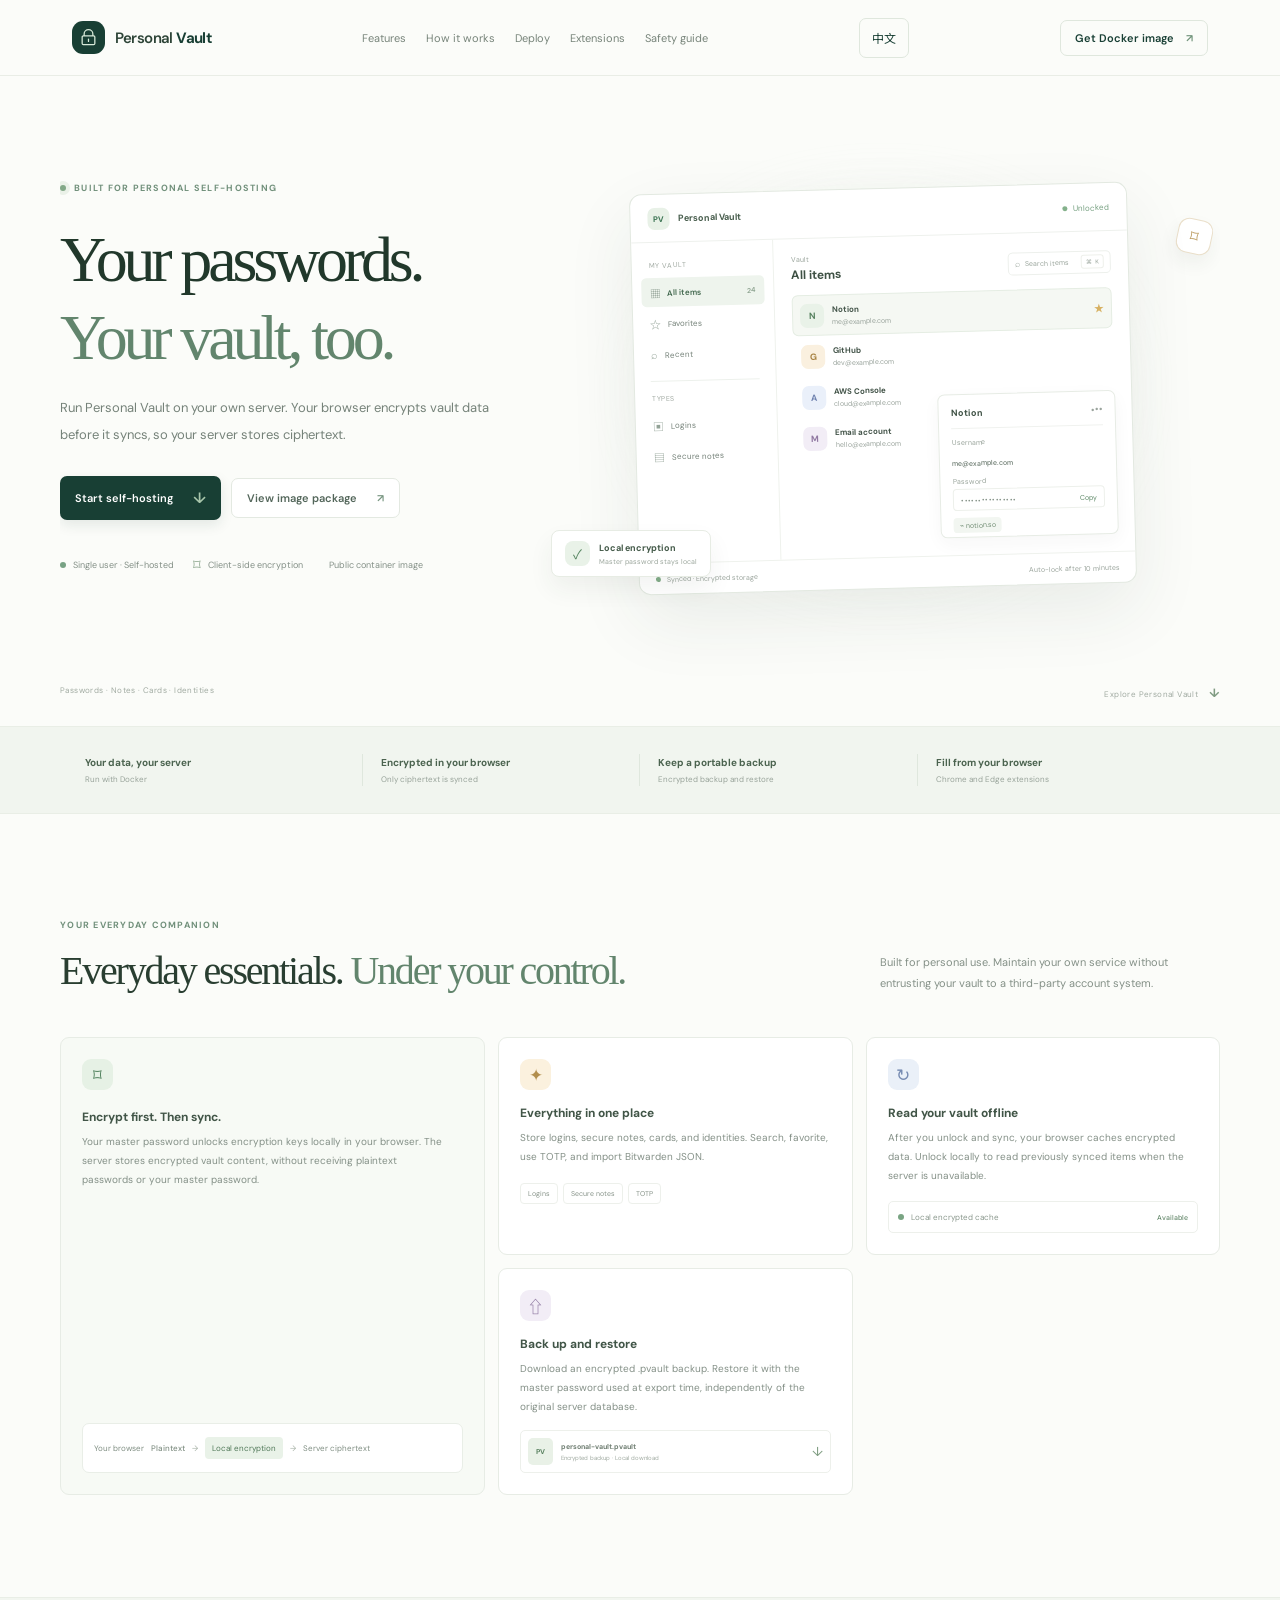
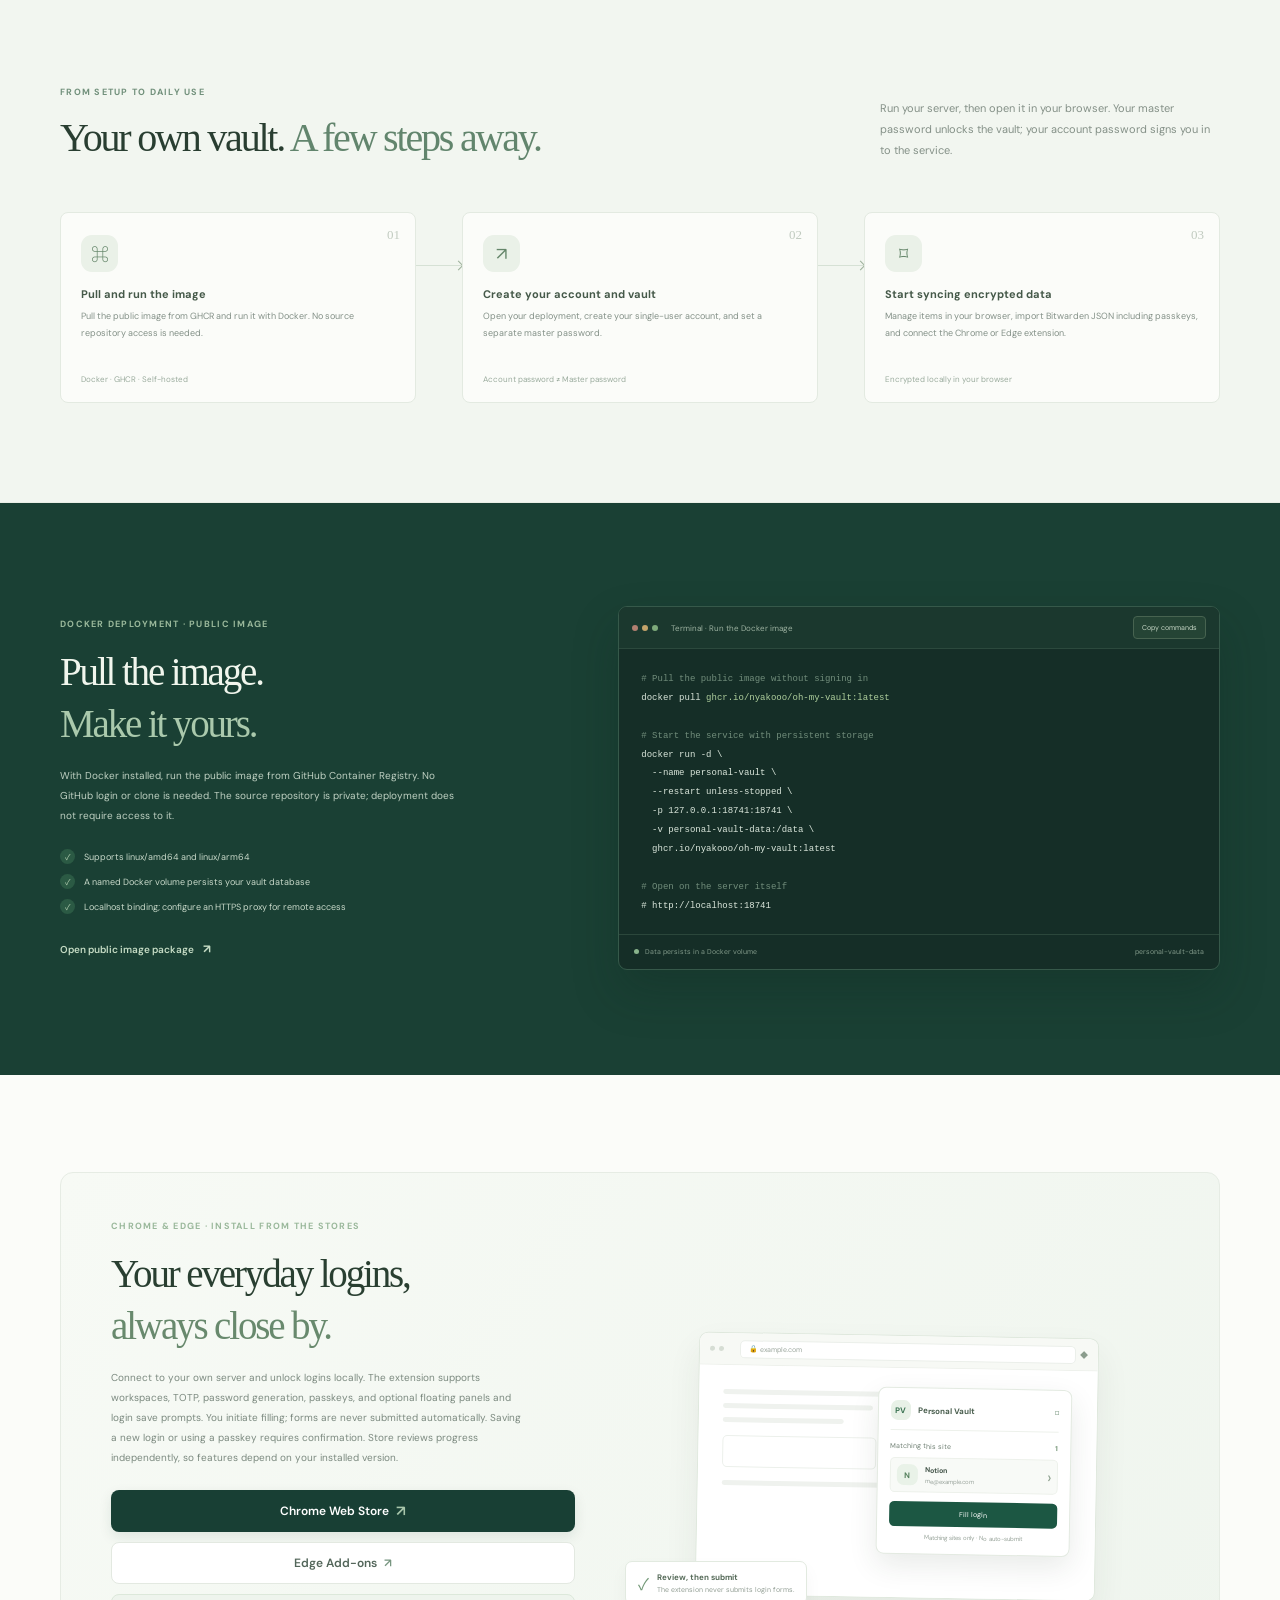
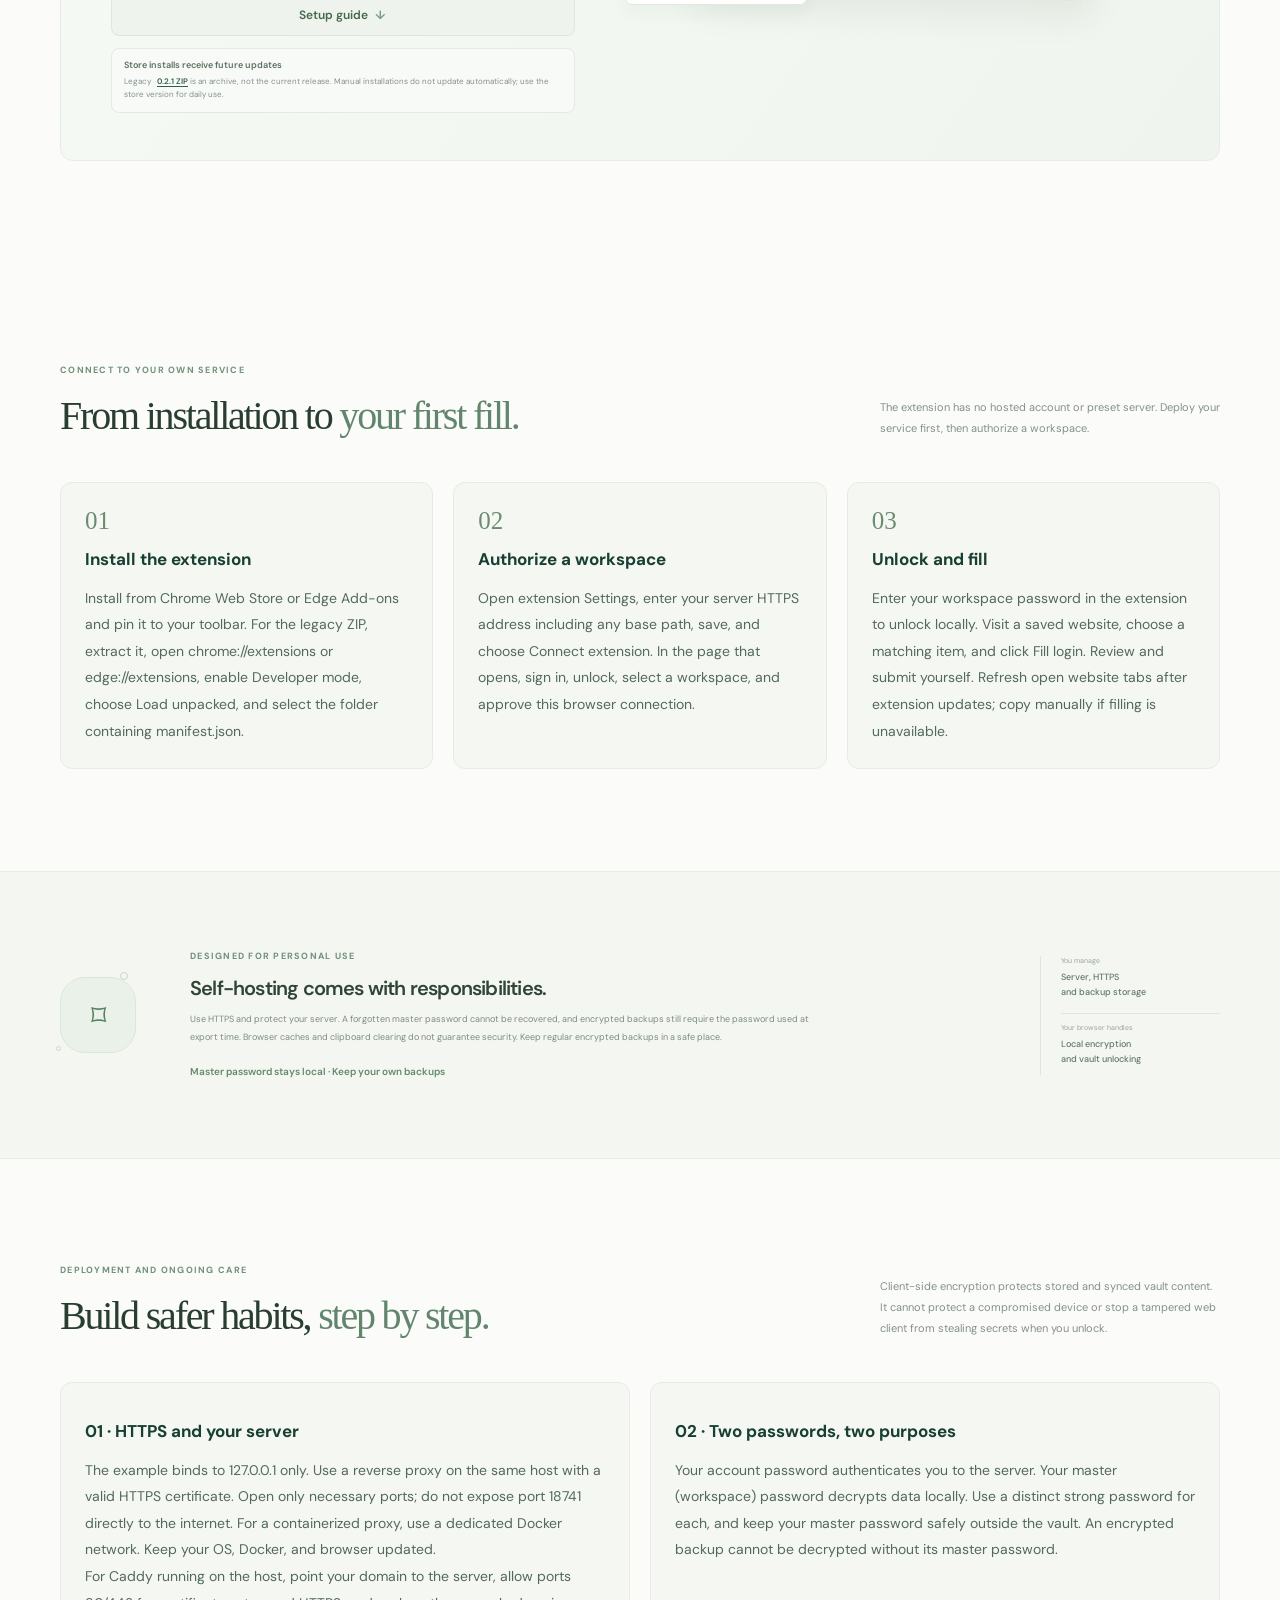
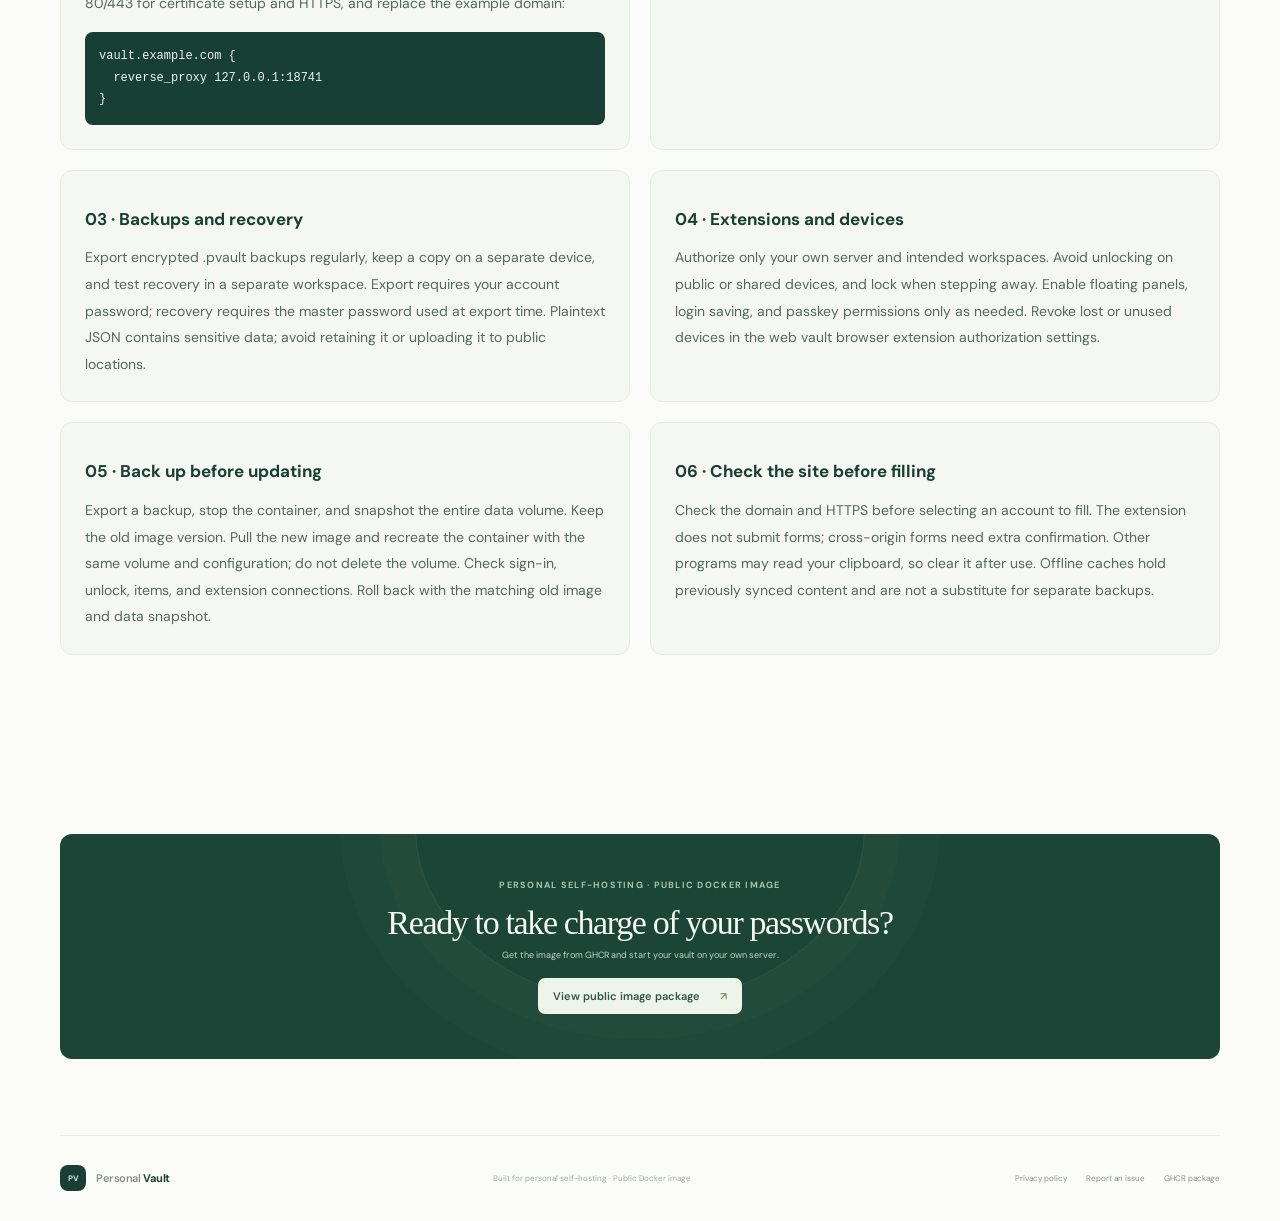
<file: index.html>
<!doctype html>
<html lang="en">
  <head>
    <meta charset="UTF-8" />
    <meta name="viewport" content="width=device-width, initial-scale=1" />
    <meta name="theme-color" content="#183f34" />
    <meta name="description" content="A self-hosted, single-user password manager. Local browser encryption, encrypted server storage, and companion extensions for Chrome and Edge." />
    <link rel="icon" href="./favicon.svg" type="image/svg+xml" />
    <link rel="preconnect" href="https://fonts.googleapis.com" />
    <link rel="preconnect" href="https://fonts.gstatic.com" crossorigin />
    <link href="https://fonts.googleapis.com/css2?family=DM+Sans:wght@400;500;600;700&family=Noto+Sans+SC:wght@400;500;600;700&display=swap" rel="stylesheet" />
    <link rel="stylesheet" href="./styles.css?v=20261101" />
    <link rel="alternate" hreflang="en" href="./index.html" />
    <link rel="alternate" hreflang="zh-CN" href="./index.zh-CN.html" />
    <title>Personal Vault — Your passwords. Your server.</title>
  </head>
  <body>
    <header class="site-header">
      <a class="brand" href="#top" aria-label="Personal Vault home">
        <span class="brand-mark" aria-hidden="true"><svg viewBox="0 0 24 24" fill="none"><path d="M6.5 10V7.5a5.5 5.5 0 0 1 11 0V10M5.5 10h13A1.5 1.5 0 0 1 20 11.5v8a1.5 1.5 0 0 1-1.5 1.5h-13A1.5 1.5 0 0 1 4 19.5v-8A1.5 1.5 0 0 1 5.5 10Z"/><path d="M12 14v3"/></svg></span>
        <span>Personal <b>Vault</b></span>
      </a>
      <nav class="main-nav" aria-label="Main navigation">
        <a href="#features">Features</a>
        <a href="#how-it-works">How it works</a>
        <a href="#install">Deploy</a>
        <a href="#extension">Extensions</a><a href="#safety">Safety guide</a>
      </nav>
      <a class="language-switch" href="./index.zh-CN.html" lang="zh-CN" hreflang="zh-CN" aria-label="切换到中文">中文</a>
      <a class="header-cta" href="https://github.com/users/Nyakooo/packages/container/package/oh-my-vault">Get Docker image <span aria-hidden="true">↗</span></a>
    </header>

    <main id="top">
      <section class="hero section-wrap">
        <div class="hero-copy">
          <div class="eyebrow"><span></span> Built for personal self-hosting</div>
          <h1>Your passwords.<br /> <em>Your vault, too.</em></h1>
          <p class="hero-intro">Run Personal Vault on your own server. Your browser encrypts vault data before it syncs, so your server stores ciphertext.</p>
          <div class="hero-actions">
            <a class="button button-primary" href="#install">Start self-hosting <span aria-hidden="true">↓</span></a>
            <a class="button button-quiet" href="https://github.com/users/Nyakooo/packages/container/package/oh-my-vault">View image package <span aria-hidden="true">↗</span></a>
          </div>
          <div class="hero-facts"><span><i class="fact-dot"></i> Single user · Self-hosted</span><span><i class="fact-lock">⌑</i> Client-side encryption</span><span><i class="fact-leaf"></i> Public container image</span></div>
        </div>
        <div class="vault-visual" aria-label="Illustrative vault interface">
          <div class="visual-glow"></div><div class="orbit orbit-a"></div><div class="orbit orbit-b"></div>
          <div class="vault-card">
            <div class="vault-card-top"><div class="mini-brand"><span class="mini-mark">PV</span><span>Personal Vault</span></div><span class="unlocked"><i></i> Unlocked</span></div>
            <div class="vault-card-body"><div class="vault-sidebar"><span class="side-label">My vault</span><span class="side-item active"><b>▦</b> All items <small>24</small></span><span class="side-item"><b>☆</b> Favorites</span><span class="side-item"><b>⌕</b> Recent</span><div class="side-rule"></div><span class="side-label">Types</span><span class="side-item"><b>▣</b> Logins</span><span class="side-item"><b>▤</b> Secure notes</span></div>
              <div class="vault-list"><div class="list-title"><div><small>Vault</small><strong>All items</strong></div><span class="search-pill">⌕ <i>Search items</i><kbd>⌘ K</kbd></span></div><div class="entry selected"><span class="entry-icon green">N</span><span><b>Notion</b><small>me@example.com</small></span><span class="star">★</span></div><div class="entry"><span class="entry-icon amber">G</span><span><b>GitHub</b><small>dev@example.com</small></span></div><div class="entry"><span class="entry-icon blue">A</span><span><b>AWS Console</b><small>cloud@example.com</small></span></div><div class="entry"><span class="entry-icon violet">M</span><span><b>Email account</b><small>hello@example.com</small></span></div>
                <div class="detail-preview"><div class="detail-title"><span>Notion</span><span class="detail-more">•••</span></div><small>Username</small><b>me@example.com</b><small>Password</small><div class="masked">•••••••••••••••• <span>Copy</span></div><div class="site-chip">⌁ notion.so</div></div>
              </div></div>
            <div class="vault-card-foot"><span><i></i> Synced · Encrypted storage</span><span>Auto-lock after 10 minutes</span></div>
          </div>
          <div class="floating-badge"><span class="badge-shield">✓</span><span><b>Local encryption</b><small>Master password stays local</small></span></div>
          <div class="floating-key">⌑</div>
        </div>
        <div class="hero-bottom"><span>Passwords · Notes · Cards · Identities</span><span class="scroll-label">Explore Personal Vault <b>↓</b></span></div>
      </section>

      <section class="trust-strip"><div><b>Your data, your server</b><span>Run with Docker</span></div><div><b>Encrypted in your browser</b><span>Only ciphertext is synced</span></div><div><b>Keep a portable backup</b><span>Encrypted backup and restore</span></div><div><b>Fill from your browser</b><span>Chrome and Edge extensions</span></div></section>

      <section class="section section-wrap" id="features">
        <div class="section-heading"><div><div class="eyebrow">Your everyday companion</div><h2>Everyday essentials. <em>Under your control.</em></h2></div><p>Built for personal use. Maintain your own service without entrusting your vault to a third-party account system.</p></div>
        <div class="feature-grid">
          <article class="feature-card feature-large"><span class="feature-icon icon-green">⌑</span><div><h3>Encrypt first. Then sync.</h3><p>Your master password unlocks encryption keys locally in your browser. The server stores encrypted vault content, without receiving plaintext passwords or your master password.</p></div><div class="encryption-flow"><span>Your browser</span><b>Plaintext</b><i>→</i><span class="flow-encrypted">Local encryption</span><i>→</i><span>Server ciphertext</span></div></article>
          <article class="feature-card"><span class="feature-icon icon-gold">✦</span><h3>Everything in one place</h3><p>Store logins, secure notes, cards, and identities. Search, favorite, use TOTP, and import Bitwarden JSON.</p><div class="tag-row"><span>Logins</span><span>Secure notes</span><span>TOTP</span></div></article>
          <article class="feature-card"><span class="feature-icon icon-blue">↻</span><h3>Read your vault offline</h3><p>After you unlock and sync, your browser caches encrypted data. Unlock locally to read previously synced items when the server is unavailable.</p><div class="offline-art"><span class="offline-dot"></span><span>Local encrypted cache</span><b>Available</b></div></article>
          <article class="feature-card"><span class="feature-icon icon-violet">⇧</span><h3>Back up and restore</h3><p>Download an encrypted .pvault backup. Restore it with the master password used at export time, independently of the original server database.</p><div class="backup-file"><span>PV</span><span><b>personal-vault.pvault</b><small>Encrypted backup · Local download</small></span><span class="download-mark">↓</span></div></article>
        </div>
      </section>

      <section class="how-section" id="how-it-works"><div class="section-wrap how-inner"><div class="section-heading"><div><div class="eyebrow">From setup to daily use</div><h2>Your own vault. <em>A few steps away.</em></h2></div><p>Run your server, then open it in your browser. Your master password unlocks the vault; your account password signs you in to the service.</p></div>
        <div class="steps"><article><span class="step-number">01</span><div class="step-icon">⌘</div><h3>Pull and run the image</h3><p>Pull the public image from GHCR and run it with Docker. No source repository access is needed.</p><small>Docker · GHCR · Self-hosted</small></article><div class="step-connector"></div><article><span class="step-number">02</span><div class="step-icon">↗</div><h3>Create your account and vault</h3><p>Open your deployment, create your single-user account, and set a separate master password.</p><small>Account password ≠ Master password</small></article><div class="step-connector"></div><article><span class="step-number">03</span><div class="step-icon">⌑</div><h3>Start syncing encrypted data</h3><p>Manage items in your browser, import Bitwarden JSON including passkeys, and connect the Chrome or Edge extension.</p><small>Encrypted locally in your browser</small></article></div>
      </div></section>

      <section class="install-section" id="install"><div class="section-wrap install-layout"><div class="install-copy"><div class="eyebrow">Docker deployment · Public image</div><h2>Pull the image.<br /> <em>Make it yours.</em></h2><p>With Docker installed, run the public image from GitHub Container Registry. No GitHub login or clone is needed. The source repository is private; deployment does not require access to it.</p><div class="install-points"><span><i>✓</i> Supports linux/amd64 and linux/arm64</span><span><i>✓</i> A named Docker volume persists your vault database</span><span><i>✓</i> Localhost binding; configure an HTTPS proxy for remote access</span></div><a href="https://github.com/users/Nyakooo/packages/container/package/oh-my-vault" class="text-link">Open public image package <b>↗</b></a></div>
          <div class="terminal-card"><div class="terminal-bar"><div class="traffic"><i></i><i></i><i></i></div><span>Terminal · Run the Docker image</span><button type="button" class="copy-button" aria-live="polite">Copy commands</button></div><pre><code><span class="code-muted"># Pull the public image without signing in</span>
docker pull <span class="code-accent">ghcr.io/nyakooo/oh-my-vault:latest</span>

<span class="code-muted"># Start the service with persistent storage</span>
docker run -d \
  --name personal-vault \
  --restart unless-stopped \
  -p 127.0.0.1:18741:18741 \
  -v personal-vault-data:/data \
  ghcr.io/nyakooo/oh-my-vault:latest

<span class="code-muted"># Open on the server itself</span>
# http://localhost:18741</code></pre><div class="terminal-foot"><span><i></i> Data persists in a Docker volume</span><span>personal-vault-data</span></div></div>
        </div></section>

      <section class="extension-section section-wrap" id="extension"><div class="extension-panel"><div class="extension-copy"><div class="eyebrow">Chrome & Edge · Install from the stores</div><h2>Your everyday logins,<br /> <em>always close by.</em></h2><p>Connect to your own server and unlock logins locally. The extension supports workspaces, TOTP, password generation, passkeys, and optional floating panels and login save prompts. You initiate filling; forms are never submitted automatically. Saving a new login or using a passkey requires confirmation. Store reviews progress independently, so features depend on your installed version.</p><div class="extension-actions"><a class="button button-primary" href="https://chromewebstore.google.com/detail/personal-vault/edbbapcpgldalkjjjdcmiobgopfijafp" target="_blank" rel="noopener noreferrer">Chrome Web Store <span>↗</span></a><a class="button button-quiet" href="https://microsoftedge.microsoft.com/addons/detail/kipamficohjmhpmpgfjgkbhljepenejc" target="_blank" rel="noopener noreferrer">Edge Add-ons <span>↗</span></a><a class="button button-quiet button-download" href="#extension-setup">Setup guide <span>↓</span></a></div><div class="extension-download-note"><b>Store installs receive future updates</b><small>Legacy <a href="./downloads/personal-vault-v0.2.1.zip" download>0.2.1 ZIP</a> is an archive, not the current release. Manual installations do not update automatically; use the store version for daily use.</small></div></div><div class="extension-preview"><div class="browser-frame"><div class="browser-top"><span></span><span></span><span></span><div class="address-bar">🔒 example.com</div><span class="puzzle">◆</span></div><div class="browser-page"><div class="page-lines"><i></i><i></i><i></i><b></b><i></i></div><div class="extension-popup"><div class="popup-top"><span class="mini-mark">PV</span><b>Personal Vault</b><span class="popup-lock">⌑</span></div><div class="match-label">Matching this site <b>1</b></div><div class="popup-login"><span class="entry-icon green">N</span><span><b>Notion</b><small>me@example.com</small></span><span>›</span></div><span class="fill-demo" aria-hidden="true">Fill login</span><small class="popup-safety">Matching sites only · No auto-submit</small></div></div></div><div class="extension-note"><span>✓</span><div><b>Review, then submit</b><small>The extension never submits login forms.</small></div></div></div></div></section>

      <section class="section section-wrap guide-section" id="extension-setup">
        <div class="section-heading"><div><div class="eyebrow">Connect to your own service</div><h2>From installation to <em>your first fill.</em></h2></div><p>The extension has no hosted account or preset server. Deploy your service first, then authorize a workspace.</p></div>
        <ol class="guide-grid">
          <li><h3>Install the extension</h3><p>Install from Chrome Web Store or Edge Add-ons and pin it to your toolbar. For the legacy ZIP, extract it, open chrome://extensions or edge://extensions, enable Developer mode, choose Load unpacked, and select the folder containing manifest.json.</p></li>
          <li><h3>Authorize a workspace</h3><p>Open extension Settings, enter your server HTTPS address including any base path, save, and choose Connect extension. In the page that opens, sign in, unlock, select a workspace, and approve this browser connection.</p></li>
          <li><h3>Unlock and fill</h3><p>Enter your workspace password in the extension to unlock locally. Visit a saved website, choose a matching item, and click Fill login. Review and submit yourself. Refresh open website tabs after extension updates; copy manually if filling is unavailable.</p></li>
        </ol>
      </section>

      <section class="security-section"><div class="section-wrap security-inner"><div class="security-symbol"><span>⌑</span><i></i><i></i></div><div><div class="eyebrow">Designed for personal use</div><h2>Self-hosting comes with responsibilities.</h2><p>Use HTTPS and protect your server. A forgotten master password cannot be recovered, and encrypted backups still require the password used at export time. Browser caches and clipboard clearing do not guarantee security. Keep regular encrypted backups in a safe place.</p><span class="text-link">Master password stays local · Keep your own backups</span></div><div class="security-aside"><span>You manage</span><b>Server, HTTPS<br />and backup storage</b><span class="aside-rule"></span><span>Your browser handles</span><b>Local encryption<br />and vault unlocking</b></div></div></section>

      <section class="section section-wrap guide-section" id="safety">
        <div class="section-heading"><div><div class="eyebrow">Deployment and ongoing care</div><h2>Build safer habits, <em>step by step.</em></h2></div><p>Client-side encryption protects stored and synced vault content. It cannot protect a compromised device or stop a tampered web client from stealing secrets when you unlock.</p></div>
        <div class="guide-grid safety-grid">
          <article><h3>01 · HTTPS and your server</h3><p>The example binds to 127.0.0.1 only. Use a reverse proxy on the same host with a valid HTTPS certificate. Open only necessary ports; do not expose port 18741 directly to the internet. For a containerized proxy, use a dedicated Docker network. Keep your OS, Docker, and browser updated.</p><p>For Caddy running on the host, point your domain to the server, allow ports 80/443 for certificate setup and HTTPS, and replace the example domain:</p><pre><code>vault.example.com {
  reverse_proxy 127.0.0.1:18741
}</code></pre></article>
          <article><h3>02 · Two passwords, two purposes</h3><p>Your account password authenticates you to the server. Your master (workspace) password decrypts data locally. Use a distinct strong password for each, and keep your master password safely outside the vault. An encrypted backup cannot be decrypted without its master password.</p></article>
          <article><h3>03 · Backups and recovery</h3><p>Export encrypted .pvault backups regularly, keep a copy on a separate device, and test recovery in a separate workspace. Export requires your account password; recovery requires the master password used at export time. Plaintext JSON contains sensitive data; avoid retaining it or uploading it to public locations.</p></article>
          <article><h3>04 · Extensions and devices</h3><p>Authorize only your own server and intended workspaces. Avoid unlocking on public or shared devices, and lock when stepping away. Enable floating panels, login saving, and passkey permissions only as needed. Revoke lost or unused devices in the web vault browser extension authorization settings.</p></article>
          <article><h3>05 · Back up before updating</h3><p>Export a backup, stop the container, and snapshot the entire data volume. Keep the old image version. Pull the new image and recreate the container with the same volume and configuration; do not delete the volume. Check sign-in, unlock, items, and extension connections. Roll back with the matching old image and data snapshot.</p></article>
          <article><h3>06 · Check the site before filling</h3><p>Check the domain and HTTPS before selecting an account to fill. The extension does not submit forms; cross-origin forms need extra confirmation. Other programs may read your clipboard, so clear it after use. Offline caches hold previously synced content and are not a substitute for separate backups.</p></article>
        </div>
      </section>

      <section class="final-cta section-wrap"><div class="final-card"><div class="final-orb"></div><div class="eyebrow">Personal self-hosting · Public Docker image</div><h2>Ready to take charge of your passwords?</h2><p>Get the image from GHCR and start your vault on your own server.</p><a class="button button-light" href="https://github.com/users/Nyakooo/packages/container/package/oh-my-vault">View public image package <span>↗</span></a></div></section>
    </main>
    <footer class="site-footer section-wrap"><a class="brand footer-brand" href="#top"><span class="brand-mark" aria-hidden="true">PV</span><span>Personal <b>Vault</b></span></a><span>Built for personal self-hosting · Public Docker image</span><div><a href="./privacy.html">Privacy policy</a><a href="https://github.com/Nyakooo/oh-my-vault-homepage/issues">Report an issue</a><a href="https://github.com/users/Nyakooo/packages/container/package/oh-my-vault">GHCR package</a></div></footer>
    <script>
      document.querySelectorAll(".copy-button").forEach((button) => {
        button.addEventListener("click", async () => {
          try {
            await navigator.clipboard.writeText(button.closest(".terminal-card").querySelector("code").textContent.trim());
            button.textContent = "Copied";
            window.setTimeout(() => { button.textContent = "Copy commands"; }, 1800);
          } catch {
            button.textContent = "Please copy manually";
          }
        });
      });
    </script>
  </body>
</html>
</file>
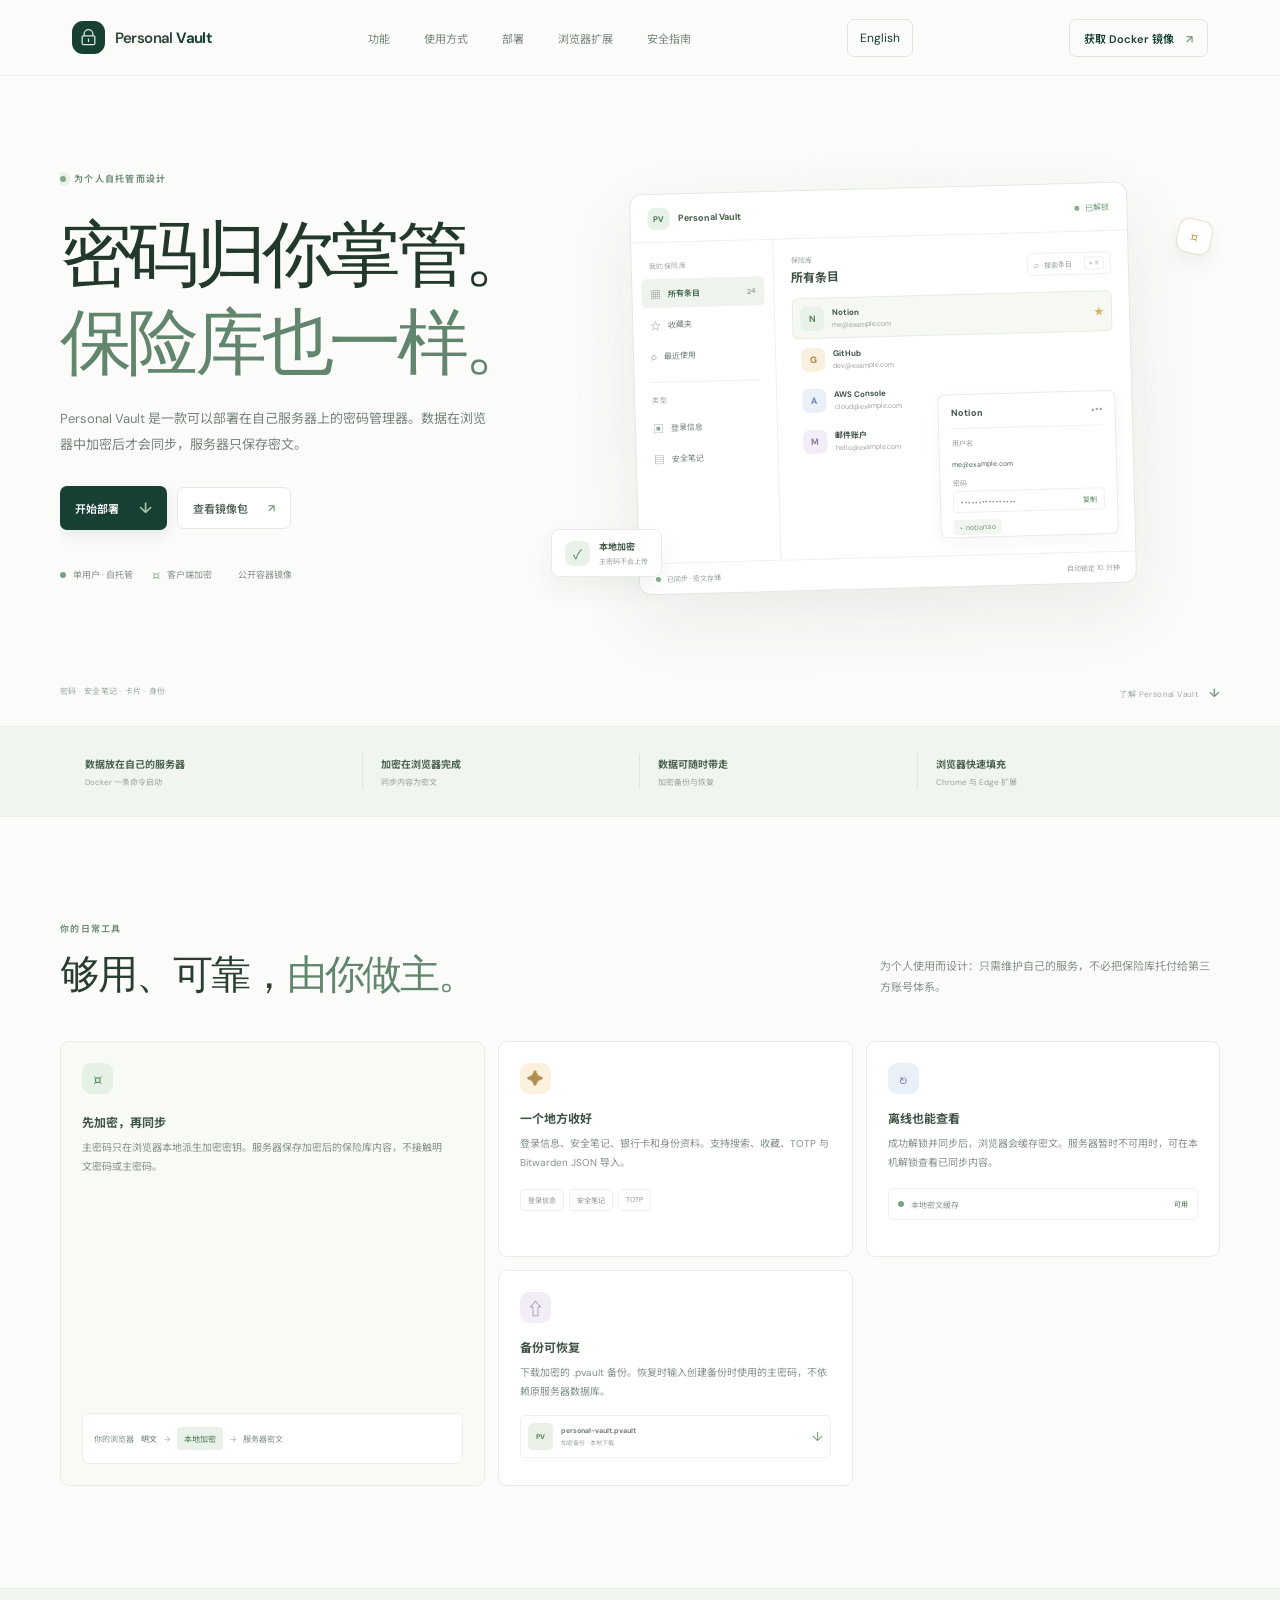
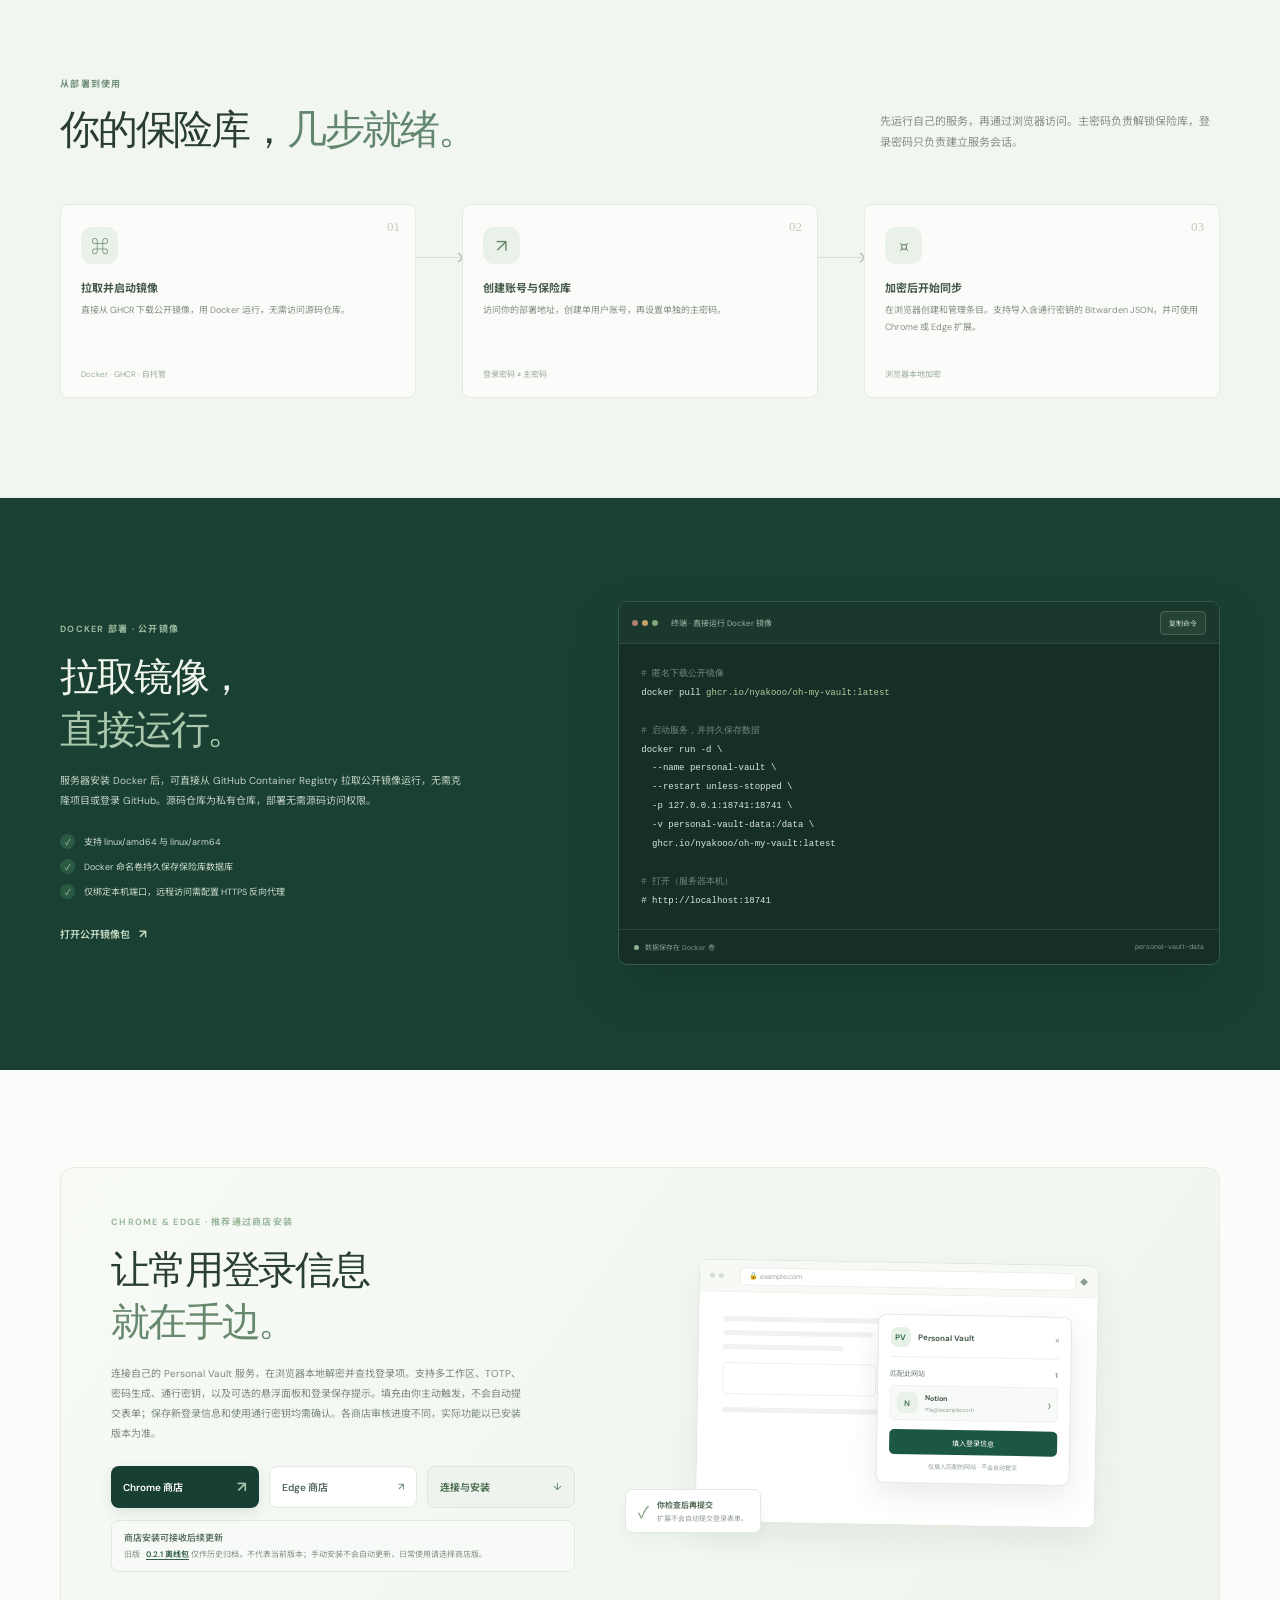
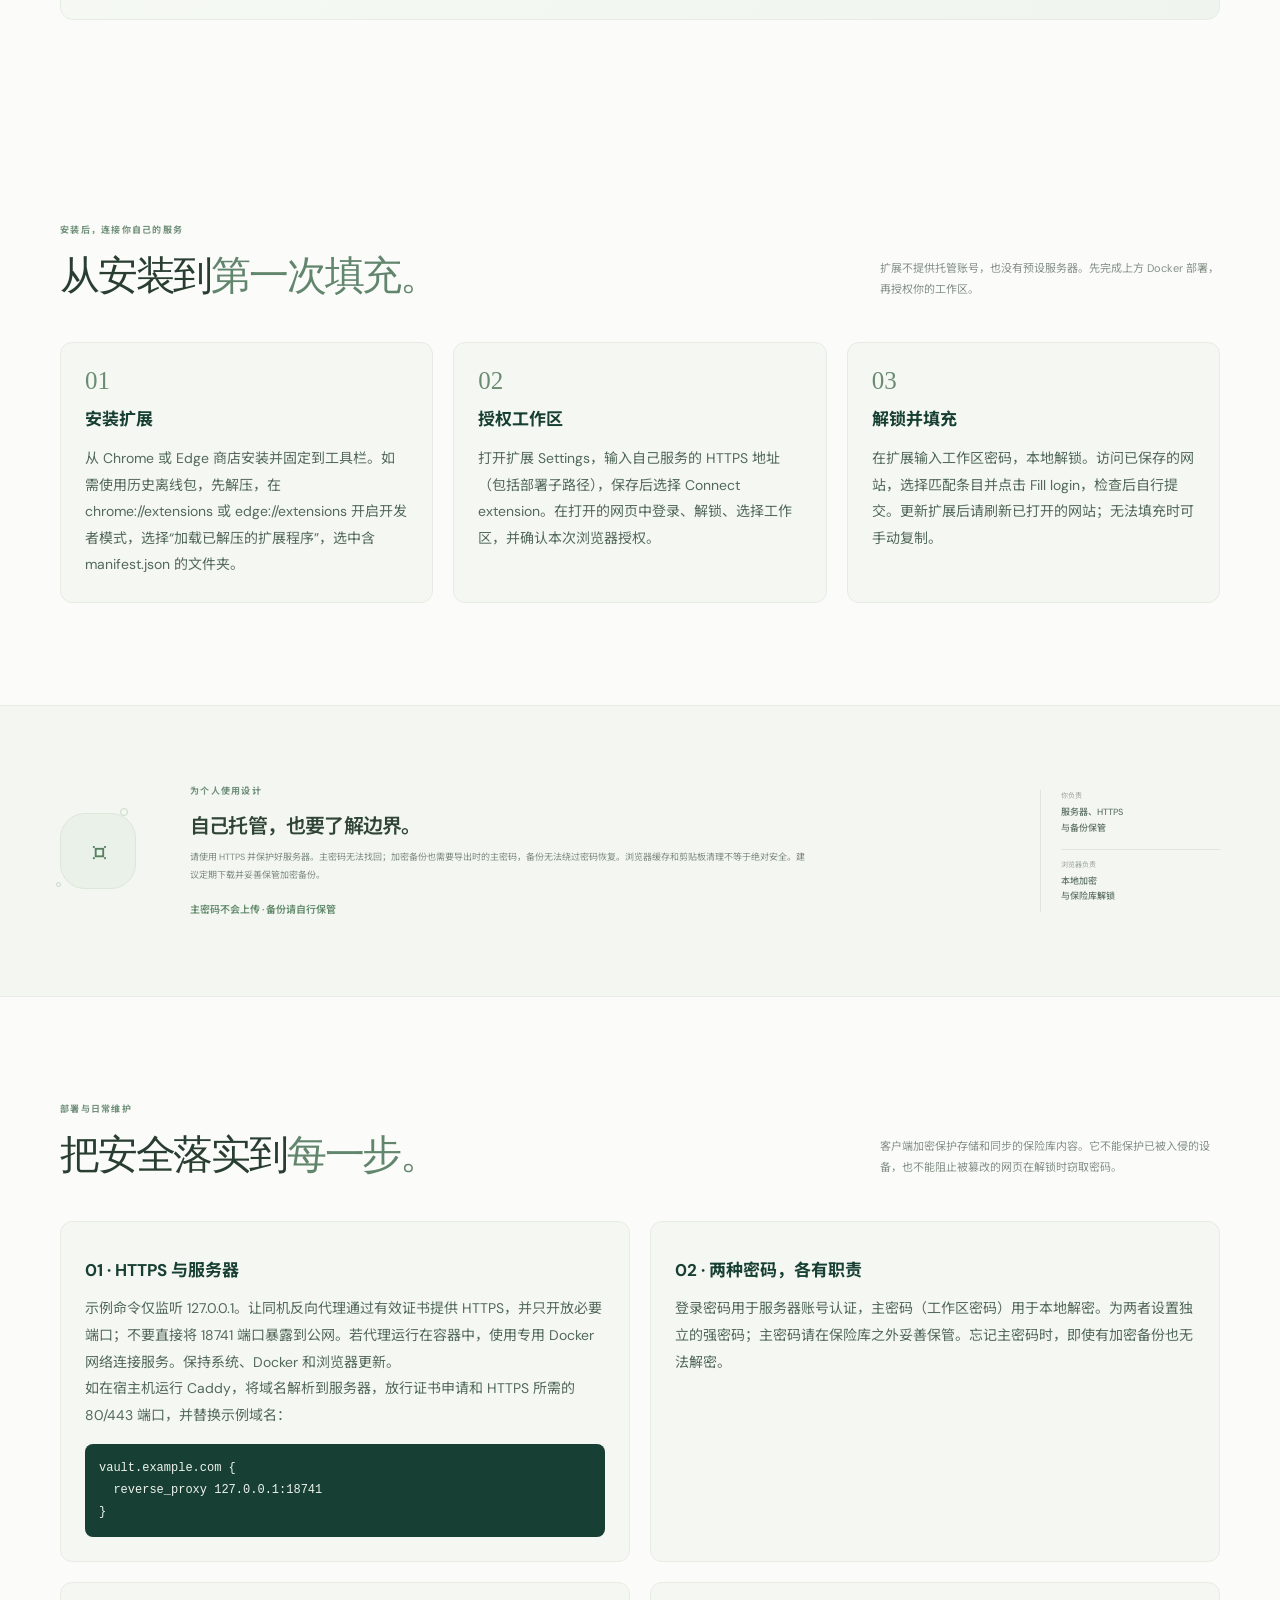
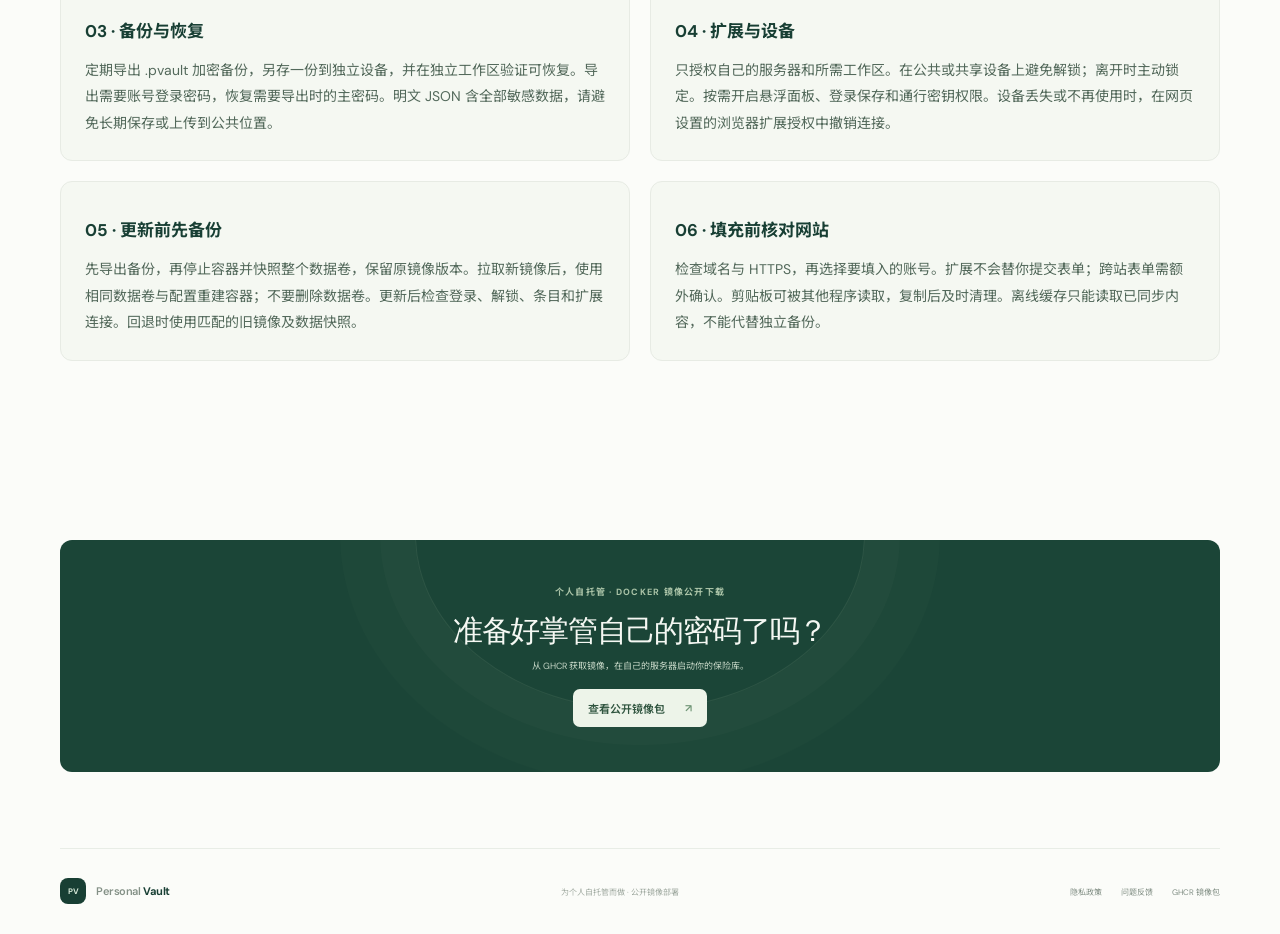
<file: index.zh-CN.html>
<!doctype html>
<html lang="zh-CN">
  <head>
    <meta charset="UTF-8" />
    <meta name="viewport" content="width=device-width, initial-scale=1" />
    <meta name="theme-color" content="#183f34" />
    <meta name="description" content="Personal Vault 是一款自托管、单用户密码管理器。浏览器本地加密，服务端只保存密文，并提供 Chrome 与 Edge 扩展。" />
    <link rel="icon" href="./favicon.svg" type="image/svg+xml" />
    <link rel="preconnect" href="https://fonts.googleapis.com" />
    <link rel="preconnect" href="https://fonts.gstatic.com" crossorigin />
    <link href="https://fonts.googleapis.com/css2?family=DM+Sans:wght@400;500;600;700&family=Noto+Sans+SC:wght@400;500;600;700&display=swap" rel="stylesheet" />
    <link rel="stylesheet" href="./styles.css?v=20261101" />
    <link rel="alternate" hreflang="en" href="./index.html" />
    <link rel="alternate" hreflang="zh-CN" href="./index.zh-CN.html" />
    <title>Personal Vault — 自己掌管的密码保险库</title>
  </head>
  <body>
    <header class="site-header">
      <a class="brand" href="#top" aria-label="Personal Vault 首页">
        <span class="brand-mark" aria-hidden="true"><svg viewBox="0 0 24 24" fill="none"><path d="M6.5 10V7.5a5.5 5.5 0 0 1 11 0V10M5.5 10h13A1.5 1.5 0 0 1 20 11.5v8a1.5 1.5 0 0 1-1.5 1.5h-13A1.5 1.5 0 0 1 4 19.5v-8A1.5 1.5 0 0 1 5.5 10Z"/><path d="M12 14v3"/></svg></span>
        <span>Personal <b>Vault</b></span>
      </a>
      <nav class="main-nav" aria-label="主导航">
        <a href="#features">功能</a>
        <a href="#how-it-works">使用方式</a>
        <a href="#install">部署</a>
        <a href="#extension">浏览器扩展</a><a href="#safety">安全指南</a>
      </nav>
      <a class="language-switch" href="./index.html" lang="en" hreflang="en" aria-label="Switch to English">English</a>
      <a class="header-cta" href="https://github.com/users/Nyakooo/packages/container/package/oh-my-vault">获取 Docker 镜像 <span aria-hidden="true">↗</span></a>
    </header>

    <main id="top">
      <section class="hero section-wrap">
        <div class="hero-copy">
          <div class="eyebrow"><span></span> 为个人自托管而设计</div>
          <h1>密码归你掌管。<br /><em>保险库也一样。</em></h1>
          <p class="hero-intro">Personal Vault 是一款可以部署在自己服务器上的密码管理器。数据在浏览器中加密后才会同步，服务器只保存密文。</p>
          <div class="hero-actions">
            <a class="button button-primary" href="#install">开始部署 <span aria-hidden="true">↓</span></a>
            <a class="button button-quiet" href="https://github.com/users/Nyakooo/packages/container/package/oh-my-vault">查看镜像包 <span aria-hidden="true">↗</span></a>
          </div>
          <div class="hero-facts"><span><i class="fact-dot"></i> 单用户 · 自托管</span><span><i class="fact-lock">⌑</i> 客户端加密</span><span><i class="fact-leaf"></i> 公开容器镜像</span></div>
        </div>
        <div class="vault-visual" aria-label="保险库界面示意图">
          <div class="visual-glow"></div><div class="orbit orbit-a"></div><div class="orbit orbit-b"></div>
          <div class="vault-card">
            <div class="vault-card-top"><div class="mini-brand"><span class="mini-mark">PV</span><span>Personal Vault</span></div><span class="unlocked"><i></i> 已解锁</span></div>
            <div class="vault-card-body"><div class="vault-sidebar"><span class="side-label">我的保险库</span><span class="side-item active"><b>▦</b> 所有条目 <small>24</small></span><span class="side-item"><b>☆</b> 收藏夹</span><span class="side-item"><b>⌕</b> 最近使用</span><div class="side-rule"></div><span class="side-label">类型</span><span class="side-item"><b>▣</b> 登录信息</span><span class="side-item"><b>▤</b> 安全笔记</span></div>
              <div class="vault-list"><div class="list-title"><div><small>保险库</small><strong>所有条目</strong></div><span class="search-pill">⌕ <i>搜索条目</i><kbd>⌘ K</kbd></span></div><div class="entry selected"><span class="entry-icon green">N</span><span><b>Notion</b><small>me@example.com</small></span><span class="star">★</span></div><div class="entry"><span class="entry-icon amber">G</span><span><b>GitHub</b><small>dev@example.com</small></span></div><div class="entry"><span class="entry-icon blue">A</span><span><b>AWS Console</b><small>cloud@example.com</small></span></div><div class="entry"><span class="entry-icon violet">M</span><span><b>邮件账户</b><small>hello@example.com</small></span></div>
                <div class="detail-preview"><div class="detail-title"><span>Notion</span><span class="detail-more">•••</span></div><small>用户名</small><b>me@example.com</b><small>密码</small><div class="masked">•••••••••••••••• <span>复制</span></div><div class="site-chip">⌁ notion.so</div></div>
              </div></div>
            <div class="vault-card-foot"><span><i></i> 已同步 · 密文存储</span><span>自动锁定 10 分钟</span></div>
          </div>
          <div class="floating-badge"><span class="badge-shield">✓</span><span><b>本地加密</b><small>主密码不会上传</small></span></div>
          <div class="floating-key">⌑</div>
        </div>
        <div class="hero-bottom"><span>密码 · 安全笔记 · 卡片 · 身份</span><span class="scroll-label">了解 Personal Vault <b>↓</b></span></div>
      </section>

      <section class="trust-strip"><div><b>数据放在自己的服务器</b><span>Docker 一条命令启动</span></div><div><b>加密在浏览器完成</b><span>同步内容为密文</span></div><div><b>数据可随时带走</b><span>加密备份与恢复</span></div><div><b>浏览器快速填充</b><span>Chrome 与 Edge 扩展</span></div></section>

      <section class="section section-wrap" id="features">
        <div class="section-heading"><div><div class="eyebrow">你的日常工具</div><h2>够用、可靠，<em>由你做主。</em></h2></div><p>为个人使用而设计：只需维护自己的服务，不必把保险库托付给第三方账号体系。</p></div>
        <div class="feature-grid">
          <article class="feature-card feature-large"><span class="feature-icon icon-green">⌑</span><div><h3>先加密，再同步</h3><p>主密码只在浏览器本地派生加密密钥。服务器保存加密后的保险库内容，不接触明文密码或主密码。</p></div><div class="encryption-flow"><span>你的浏览器</span><b>明文</b><i>→</i><span class="flow-encrypted">本地加密</span><i>→</i><span>服务器密文</span></div></article>
          <article class="feature-card"><span class="feature-icon icon-gold">✦</span><h3>一个地方收好</h3><p>登录信息、安全笔记、银行卡和身份资料。支持搜索、收藏、TOTP 与 Bitwarden JSON 导入。</p><div class="tag-row"><span>登录信息</span><span>安全笔记</span><span>TOTP</span></div></article>
          <article class="feature-card"><span class="feature-icon icon-blue">↻</span><h3>离线也能查看</h3><p>成功解锁并同步后，浏览器会缓存密文。服务器暂时不可用时，可在本机解锁查看已同步内容。</p><div class="offline-art"><span class="offline-dot"></span><span>本地密文缓存</span><b>可用</b></div></article>
          <article class="feature-card"><span class="feature-icon icon-violet">⇧</span><h3>备份可恢复</h3><p>下载加密的 .pvault 备份。恢复时输入创建备份时使用的主密码，不依赖原服务器数据库。</p><div class="backup-file"><span>PV</span><span><b>personal-vault.pvault</b><small>加密备份 · 本地下载</small></span><span class="download-mark">↓</span></div></article>
        </div>
      </section>

      <section class="how-section" id="how-it-works"><div class="section-wrap how-inner"><div class="section-heading"><div><div class="eyebrow">从部署到使用</div><h2>你的保险库，<em>几步就绪。</em></h2></div><p>先运行自己的服务，再通过浏览器访问。主密码负责解锁保险库，登录密码只负责建立服务会话。</p></div>
        <div class="steps"><article><span class="step-number">01</span><div class="step-icon">⌘</div><h3>拉取并启动镜像</h3><p>直接从 GHCR 下载公开镜像，用 Docker 运行，无需访问源码仓库。</p><small>Docker · GHCR · 自托管</small></article><div class="step-connector"></div><article><span class="step-number">02</span><div class="step-icon">↗</div><h3>创建账号与保险库</h3><p>访问你的部署地址，创建单用户账号，再设置单独的主密码。</p><small>登录密码 ≠ 主密码</small></article><div class="step-connector"></div><article><span class="step-number">03</span><div class="step-icon">⌑</div><h3>加密后开始同步</h3><p>在浏览器创建和管理条目。支持导入含通行密钥的 Bitwarden JSON，并可使用 Chrome 或 Edge 扩展。</p><small>浏览器本地加密</small></article></div>
      </div></section>

      <section class="install-section" id="install"><div class="section-wrap install-layout"><div class="install-copy"><div class="eyebrow">Docker 部署 · 公开镜像</div><h2>拉取镜像，<br /><em>直接运行。</em></h2><p>服务器安装 Docker 后，可直接从 GitHub Container Registry 拉取公开镜像运行，无需克隆项目或登录 GitHub。源码仓库为私有仓库，部署无需源码访问权限。</p><div class="install-points"><span><i>✓</i> 支持 linux/amd64 与 linux/arm64</span><span><i>✓</i> Docker 命名卷持久保存保险库数据库</span><span><i>✓</i> 仅绑定本机端口，远程访问需配置 HTTPS 反向代理</span></div><a href="https://github.com/users/Nyakooo/packages/container/package/oh-my-vault" class="text-link">打开公开镜像包 <b>↗</b></a></div>
          <div class="terminal-card"><div class="terminal-bar"><div class="traffic"><i></i><i></i><i></i></div><span>终端 · 直接运行 Docker 镜像</span><button type="button" class="copy-button" aria-live="polite">复制命令</button></div><pre><code><span class="code-muted"># 匿名下载公开镜像</span>
docker pull <span class="code-accent">ghcr.io/nyakooo/oh-my-vault:latest</span>

<span class="code-muted"># 启动服务，并持久保存数据</span>
docker run -d \
  --name personal-vault \
  --restart unless-stopped \
  -p 127.0.0.1:18741:18741 \
  -v personal-vault-data:/data \
  ghcr.io/nyakooo/oh-my-vault:latest

<span class="code-muted"># 打开（服务器本机）</span>
# http://localhost:18741</code></pre><div class="terminal-foot"><span><i></i> 数据保存在 Docker 卷</span><span>personal-vault-data</span></div></div>
        </div></section>

      <section class="extension-section section-wrap" id="extension"><div class="extension-panel"><div class="extension-copy"><div class="eyebrow">Chrome & Edge · 推荐通过商店安装</div><h2>让常用登录信息<br /><em>就在手边。</em></h2><p>连接自己的 Personal Vault 服务，在浏览器本地解密并查找登录项。支持多工作区、TOTP、密码生成、通行密钥，以及可选的悬浮面板和登录保存提示。填充由你主动触发，不会自动提交表单；保存新登录信息和使用通行密钥均需确认。各商店审核进度不同，实际功能以已安装版本为准。</p><div class="extension-actions"><a class="button button-primary" href="https://chromewebstore.google.com/detail/personal-vault/edbbapcpgldalkjjjdcmiobgopfijafp" target="_blank" rel="noopener noreferrer">Chrome 商店 <span>↗</span></a><a class="button button-quiet" href="https://microsoftedge.microsoft.com/addons/detail/kipamficohjmhpmpgfjgkbhljepenejc" target="_blank" rel="noopener noreferrer">Edge 商店 <span>↗</span></a><a class="button button-quiet button-download" href="#extension-setup">连接与安装 <span>↓</span></a></div><div class="extension-download-note"><b>商店安装可接收后续更新</b><small>旧版 <a href="./downloads/personal-vault-v0.2.1.zip" download>0.2.1 离线包</a> 仅作历史归档，不代表当前版本；手动安装不会自动更新，日常使用请选择商店版。</small></div></div><div class="extension-preview"><div class="browser-frame"><div class="browser-top"><span></span><span></span><span></span><div class="address-bar">🔒 example.com</div><span class="puzzle">◆</span></div><div class="browser-page"><div class="page-lines"><i></i><i></i><i></i><b></b><i></i></div><div class="extension-popup"><div class="popup-top"><span class="mini-mark">PV</span><b>Personal Vault</b><span class="popup-lock">⌑</span></div><div class="match-label">匹配此网站 <b>1</b></div><div class="popup-login"><span class="entry-icon green">N</span><span><b>Notion</b><small>me@example.com</small></span><span>›</span></div><span class="fill-demo" aria-hidden="true">填入登录信息</span><small class="popup-safety">仅填入匹配的网站 · 不会自动提交</small></div></div></div><div class="extension-note"><span>✓</span><div><b>你检查后再提交</b><small>扩展不会自动提交登录表单。</small></div></div></div></div></section>

      <section class="section section-wrap guide-section" id="extension-setup">
        <div class="section-heading"><div><div class="eyebrow">安装后，连接你自己的服务</div><h2>从安装到<em>第一次填充。</em></h2></div><p>扩展不提供托管账号，也没有预设服务器。先完成上方 Docker 部署，再授权你的工作区。</p></div>
        <ol class="guide-grid">
          <li><h3>安装扩展</h3><p>从 Chrome 或 Edge 商店安装并固定到工具栏。如需使用历史离线包，先解压，在 chrome://extensions 或 edge://extensions 开启开发者模式，选择“加载已解压的扩展程序”，选中含 manifest.json 的文件夹。</p></li>
          <li><h3>授权工作区</h3><p>打开扩展 Settings，输入自己服务的 HTTPS 地址（包括部署子路径），保存后选择 Connect extension。在打开的网页中登录、解锁、选择工作区，并确认本次浏览器授权。</p></li>
          <li><h3>解锁并填充</h3><p>在扩展输入工作区密码，本地解锁。访问已保存的网站，选择匹配条目并点击 Fill login，检查后自行提交。更新扩展后请刷新已打开的网站；无法填充时可手动复制。</p></li>
        </ol>
      </section>

      <section class="security-section"><div class="section-wrap security-inner"><div class="security-symbol"><span>⌑</span><i></i><i></i></div><div><div class="eyebrow">为个人使用设计</div><h2>自己托管，也要了解边界。</h2><p>请使用 HTTPS 并保护好服务器。主密码无法找回；加密备份也需要导出时的主密码，备份无法绕过密码恢复。浏览器缓存和剪贴板清理不等于绝对安全。建议定期下载并妥善保管加密备份。</p><span class="text-link">主密码不会上传 · 备份请自行保管</span></div><div class="security-aside"><span>你负责</span><b>服务器、HTTPS<br />与备份保管</b><span class="aside-rule"></span><span>浏览器负责</span><b>本地加密<br />与保险库解锁</b></div></div></section>

      <section class="section section-wrap guide-section" id="safety">
        <div class="section-heading"><div><div class="eyebrow">部署与日常维护</div><h2>把安全落实到<em>每一步。</em></h2></div><p>客户端加密保护存储和同步的保险库内容。它不能保护已被入侵的设备，也不能阻止被篡改的网页在解锁时窃取密码。</p></div>
        <div class="guide-grid safety-grid">
          <article><h3>01 · HTTPS 与服务器</h3><p>示例命令仅监听 127.0.0.1。让同机反向代理通过有效证书提供 HTTPS，并只开放必要端口；不要直接将 18741 端口暴露到公网。若代理运行在容器中，使用专用 Docker 网络连接服务。保持系统、Docker 和浏览器更新。</p><p>如在宿主机运行 Caddy，将域名解析到服务器，放行证书申请和 HTTPS 所需的 80/443 端口，并替换示例域名：</p><pre><code>vault.example.com {
  reverse_proxy 127.0.0.1:18741
}</code></pre></article>
          <article><h3>02 · 两种密码，各有职责</h3><p>登录密码用于服务器账号认证，主密码（工作区密码）用于本地解密。为两者设置独立的强密码；主密码请在保险库之外妥善保管。忘记主密码时，即使有加密备份也无法解密。</p></article>
          <article><h3>03 · 备份与恢复</h3><p>定期导出 .pvault 加密备份，另存一份到独立设备，并在独立工作区验证可恢复。导出需要账号登录密码，恢复需要导出时的主密码。明文 JSON 含全部敏感数据，请避免长期保存或上传到公共位置。</p></article>
          <article><h3>04 · 扩展与设备</h3><p>只授权自己的服务器和所需工作区。在公共或共享设备上避免解锁；离开时主动锁定。按需开启悬浮面板、登录保存和通行密钥权限。设备丢失或不再使用时，在网页设置的浏览器扩展授权中撤销连接。</p></article>
          <article><h3>05 · 更新前先备份</h3><p>先导出备份，再停止容器并快照整个数据卷，保留原镜像版本。拉取新镜像后，使用相同数据卷与配置重建容器；不要删除数据卷。更新后检查登录、解锁、条目和扩展连接。回退时使用匹配的旧镜像及数据快照。</p></article>
          <article><h3>06 · 填充前核对网站</h3><p>检查域名与 HTTPS，再选择要填入的账号。扩展不会替你提交表单；跨站表单需额外确认。剪贴板可被其他程序读取，复制后及时清理。离线缓存只能读取已同步内容，不能代替独立备份。</p></article>
        </div>
      </section>

      <section class="final-cta section-wrap"><div class="final-card"><div class="final-orb"></div><div class="eyebrow">个人自托管 · Docker 镜像公开下载</div><h2>准备好掌管自己的密码了吗？</h2><p>从 GHCR 获取镜像，在自己的服务器启动你的保险库。</p><a class="button button-light" href="https://github.com/users/Nyakooo/packages/container/package/oh-my-vault">查看公开镜像包 <span>↗</span></a></div></section>
    </main>
    <footer class="site-footer section-wrap"><a class="brand footer-brand" href="#top"><span class="brand-mark" aria-hidden="true">PV</span><span>Personal <b>Vault</b></span></a><span>为个人自托管而做 · 公开镜像部署</span><div><a href="./privacy.zh-CN.html">隐私政策</a><a href="https://github.com/Nyakooo/oh-my-vault-homepage/issues">问题反馈</a><a href="https://github.com/users/Nyakooo/packages/container/package/oh-my-vault">GHCR 镜像包</a></div></footer>
    <script>
      document.querySelectorAll(".copy-button").forEach((button) => {
        button.addEventListener("click", async () => {
          try {
            await navigator.clipboard.writeText(button.closest(".terminal-card").querySelector("code").textContent.trim());
            button.textContent = "已复制";
            window.setTimeout(() => { button.textContent = "复制命令"; }, 1800);
          } catch {
            button.textContent = "请手动复制";
          }
        });
      });
    </script>
  </body>
</html>
</file>
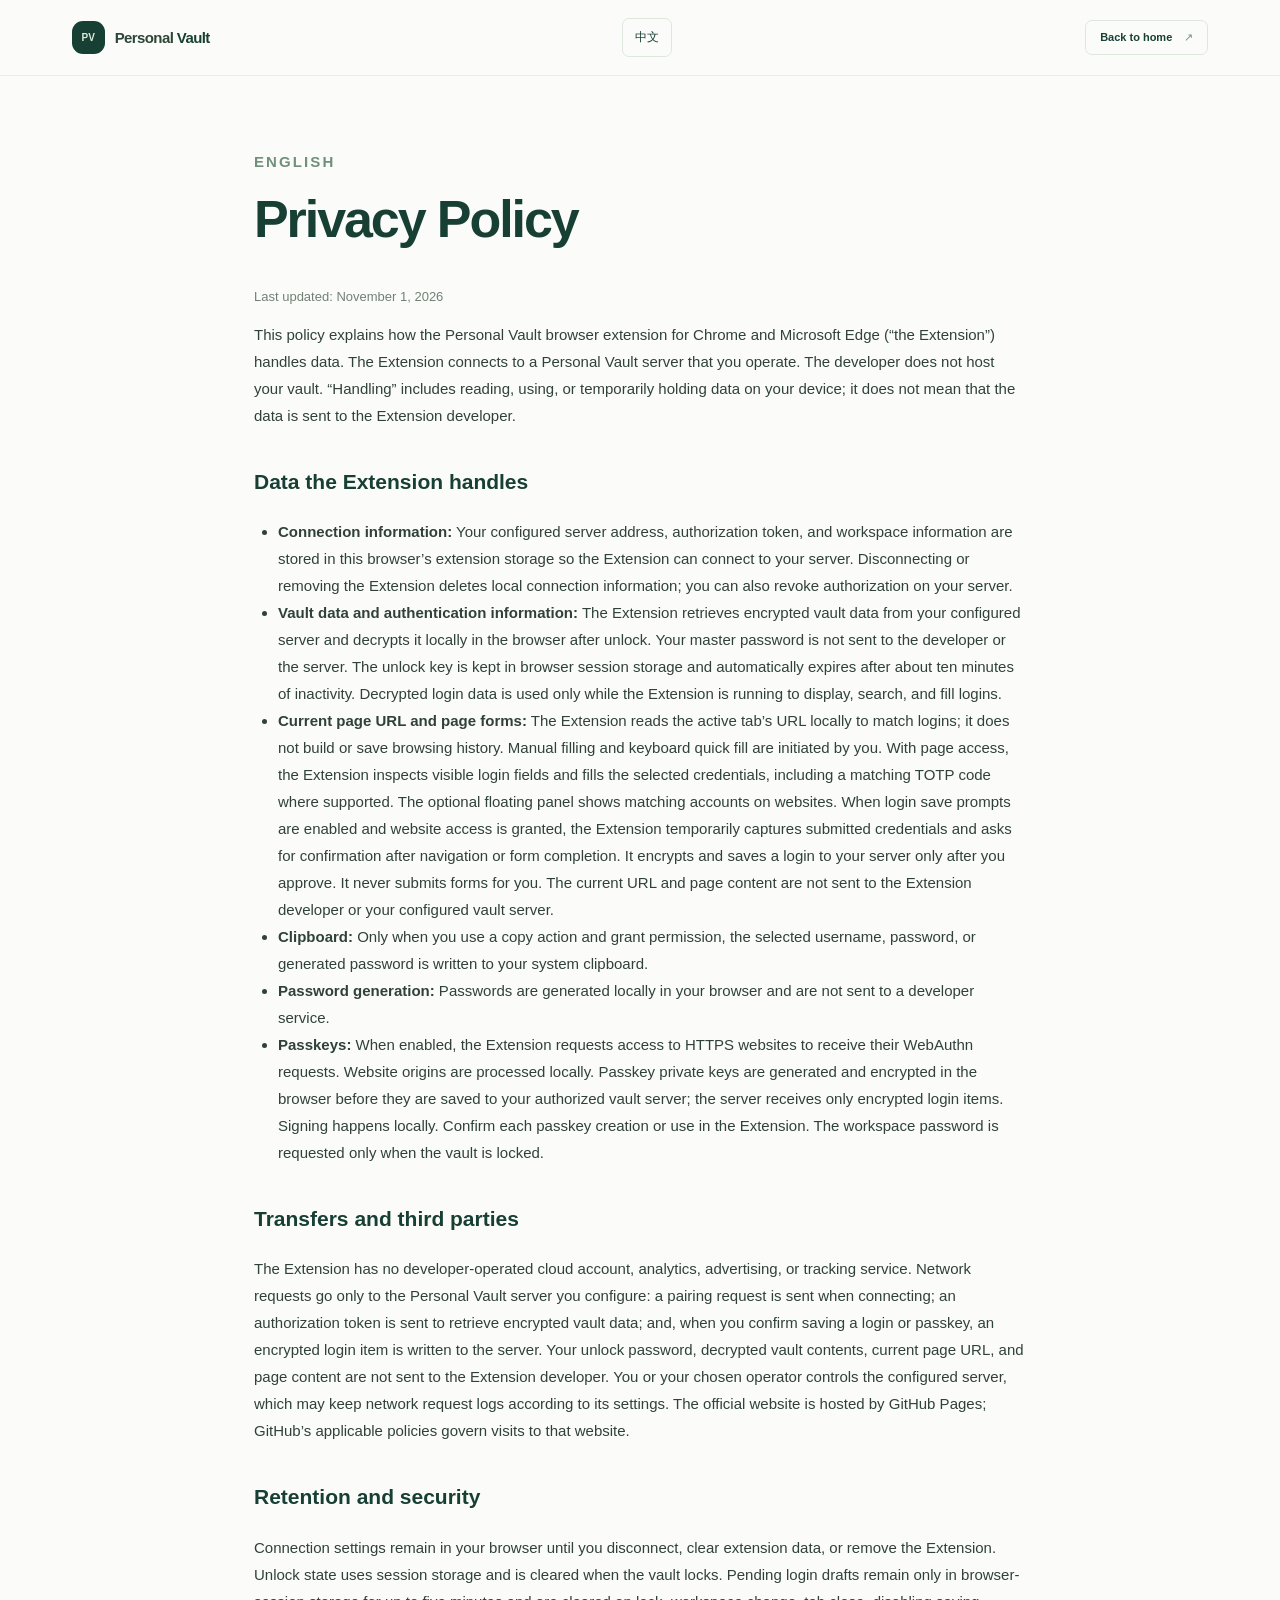
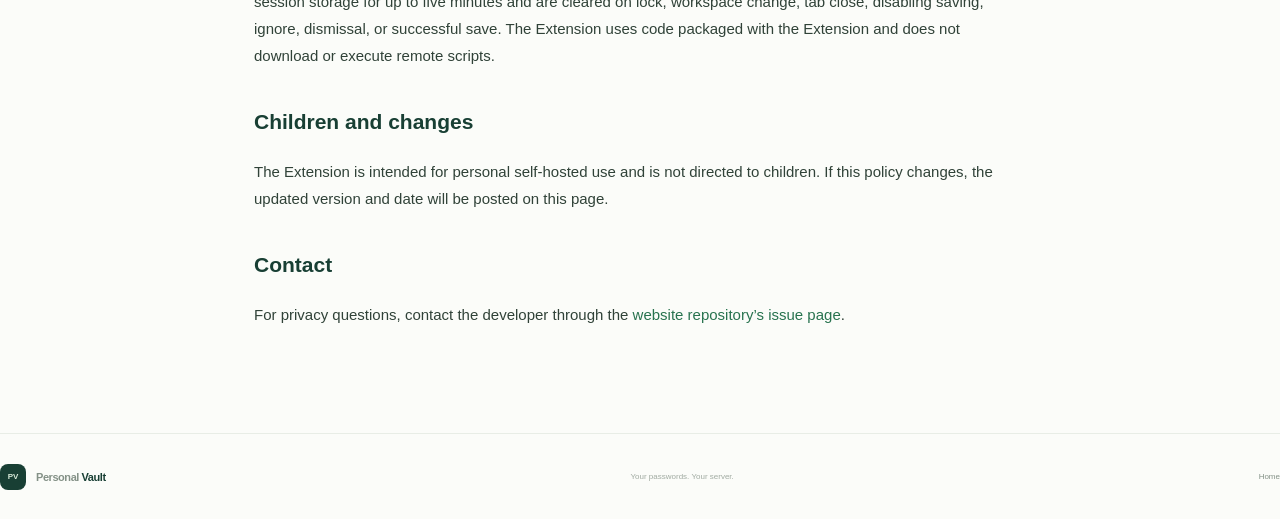
<file: privacy.html>
<!doctype html>
<html lang="en">
  <head>
    <meta charset="UTF-8" />
    <meta name="viewport" content="width=device-width, initial-scale=1" />
    <meta name="theme-color" content="#183f34" />
    <meta name="description" content="Privacy policy for the Personal Vault browser extension." />
    <link rel="icon" href="./favicon.svg" type="image/svg+xml" />
    <link rel="stylesheet" href="./styles.css?v=20261101" />
    <link rel="alternate" hreflang="en" href="./privacy.html" />
    <link rel="alternate" hreflang="zh-CN" href="./privacy.zh-CN.html" />
    <title>Privacy policy — Personal Vault</title>
    <style>
      .privacy-page{max-width:820px;margin:0 auto;padding:72px 24px 90px;color:#304238;line-height:1.8}
      .privacy-page h1{font-size:clamp(34px,6vw,52px);line-height:1.15;color:#183f34;letter-spacing:-.04em}
      .privacy-page h2{margin-top:34px;font-size:21px;color:#183f34}
      .privacy-page p,.privacy-page li{font-size:15px}
      .privacy-page a{color:#28734f}
      .privacy-page .updated{color:#718075;font-size:13px}
      .privacy-page .lang{padding-top:26px;margin-top:40px;border-top:1px solid #dfe7dd}
      .privacy-page ul{padding-left:24px}
    </style>
  </head>
  <body>
    <header class="site-header">
      <a class="brand" href="./" aria-label="Personal Vault home"><span class="brand-mark" aria-hidden="true">PV</span><span>Personal <b>Vault</b></span></a>
      <a class="language-switch" href="./privacy.zh-CN.html" lang="zh-CN" hreflang="zh-CN">中文</a>
      <a class="header-cta" href="./">Back to home <span aria-hidden="true">↗</span></a>
    </header>
    <main class="privacy-page">

        <p class="eyebrow">ENGLISH</p>
        <h1>Privacy Policy</h1>
        <p class="updated">Last updated: November 1, 2026</p>
        <p>This policy explains how the Personal Vault browser extension for Chrome and Microsoft Edge (“the Extension”) handles data. The Extension connects to a Personal Vault server that you operate. The developer does not host your vault. “Handling” includes reading, using, or temporarily holding data on your device; it does not mean that the data is sent to the Extension developer.</p>
        <h2>Data the Extension handles</h2>
        <ul>
          <li><strong>Connection information:</strong> Your configured server address, authorization token, and workspace information are stored in this browser’s extension storage so the Extension can connect to your server. Disconnecting or removing the Extension deletes local connection information; you can also revoke authorization on your server.</li>
          <li><strong>Vault data and authentication information:</strong> The Extension retrieves encrypted vault data from your configured server and decrypts it locally in the browser after unlock. Your master password is not sent to the developer or the server. The unlock key is kept in browser session storage and automatically expires after about ten minutes of inactivity. Decrypted login data is used only while the Extension is running to display, search, and fill logins.</li>
          <li><strong>Current page URL and page forms:</strong> The Extension reads the active tab’s URL locally to match logins; it does not build or save browsing history. Manual filling and keyboard quick fill are initiated by you. With page access, the Extension inspects visible login fields and fills the selected credentials, including a matching TOTP code where supported. The optional floating panel shows matching accounts on websites. When login save prompts are enabled and website access is granted, the Extension temporarily captures submitted credentials and asks for confirmation after navigation or form completion. It encrypts and saves a login to your server only after you approve. It never submits forms for you. The current URL and page content are not sent to the Extension developer or your configured vault server.</li>
          <li><strong>Clipboard:</strong> Only when you use a copy action and grant permission, the selected username, password, or generated password is written to your system clipboard.</li>
          <li><strong>Password generation:</strong> Passwords are generated locally in your browser and are not sent to a developer service.</li>
          <li><strong>Passkeys:</strong> When enabled, the Extension requests access to HTTPS websites to receive their WebAuthn requests. Website origins are processed locally. Passkey private keys are generated and encrypted in the browser before they are saved to your authorized vault server; the server receives only encrypted login items. Signing happens locally. Confirm each passkey creation or use in the Extension. The workspace password is requested only when the vault is locked.</li>
        </ul>
        <h2>Transfers and third parties</h2>
        <p>The Extension has no developer-operated cloud account, analytics, advertising, or tracking service. Network requests go only to the Personal Vault server you configure: a pairing request is sent when connecting; an authorization token is sent to retrieve encrypted vault data; and, when you confirm saving a login or passkey, an encrypted login item is written to the server. Your unlock password, decrypted vault contents, current page URL, and page content are not sent to the Extension developer. You or your chosen operator controls the configured server, which may keep network request logs according to its settings. The official website is hosted by GitHub Pages; GitHub’s applicable policies govern visits to that website.</p>
        <h2>Retention and security</h2>
        <p>Connection settings remain in your browser until you disconnect, clear extension data, or remove the Extension. Unlock state uses session storage and is cleared when the vault locks. Pending login drafts remain only in browser-session storage for up to five minutes and are cleared on lock, workspace change, tab close, disabling saving, ignore, dismissal, or successful save. The Extension uses code packaged with the Extension and does not download or execute remote scripts.</p>
        <h2>Children and changes</h2>
        <p>The Extension is intended for personal self-hosted use and is not directed to children. If this policy changes, the updated version and date will be posted on this page.</p>
        <h2>Contact</h2>
        <p>For privacy questions, contact the developer through the <a href="https://github.com/Nyakooo/oh-my-vault-homepage/issues">website repository’s issue page</a>.</p>

    </main>
    <footer class="site-footer"><a class="brand footer-brand" href="./"><span class="brand-mark" aria-hidden="true">PV</span><span>Personal <b>Vault</b></span></a><span>Your passwords. Your server.</span><div><a href="./">Home</a></div></footer>
  </body>
</html>
</file>
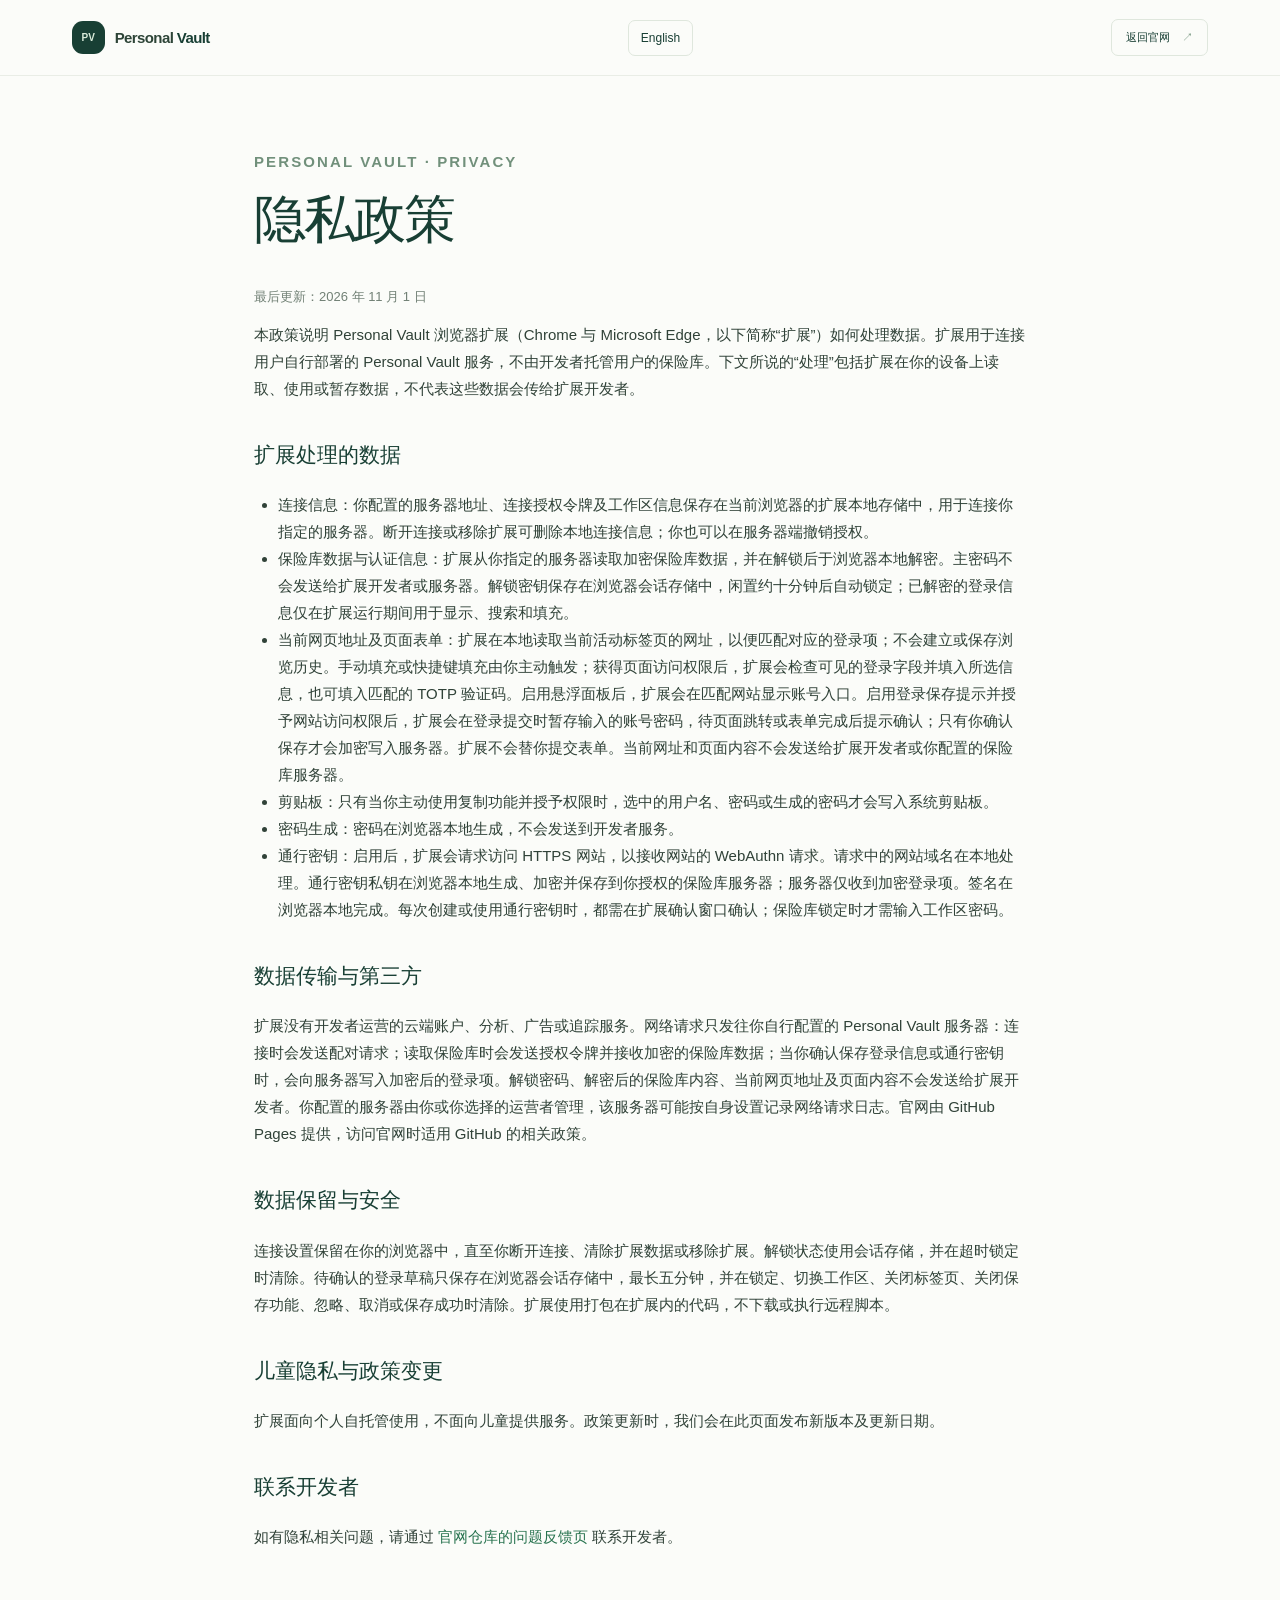
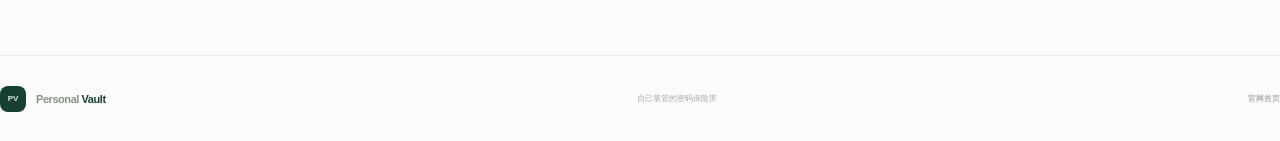
<file: privacy.zh-CN.html>
<!doctype html>
<html lang="zh-CN">
  <head>
    <meta charset="UTF-8" />
    <meta name="viewport" content="width=device-width, initial-scale=1" />
    <meta name="theme-color" content="#183f34" />
    <meta name="description" content="Personal Vault 浏览器扩展的隐私政策。" />
    <link rel="icon" href="./favicon.svg" type="image/svg+xml" />
    <link rel="stylesheet" href="./styles.css?v=20261101" />
    <link rel="alternate" hreflang="en" href="./privacy.html" />
    <link rel="alternate" hreflang="zh-CN" href="./privacy.zh-CN.html" />
    <title>隐私政策 — Personal Vault</title>
    <style>
      .privacy-page{max-width:820px;margin:0 auto;padding:72px 24px 90px;color:#304238;line-height:1.8}
      .privacy-page h1{font-size:clamp(34px,6vw,52px);line-height:1.15;color:#183f34;letter-spacing:-.04em}
      .privacy-page h2{margin-top:34px;font-size:21px;color:#183f34}
      .privacy-page p,.privacy-page li{font-size:15px}
      .privacy-page a{color:#28734f}
      .privacy-page .updated{color:#718075;font-size:13px}
      .privacy-page .lang{padding-top:26px;margin-top:40px;border-top:1px solid #dfe7dd}
      .privacy-page ul{padding-left:24px}
    </style>
  </head>
  <body>
    <header class="site-header">
      <a class="brand" href="./index.zh-CN.html" aria-label="Personal Vault 首页"><span class="brand-mark" aria-hidden="true">PV</span><span>Personal <b>Vault</b></span></a>
      <a class="language-switch" href="./privacy.html" lang="en" hreflang="en">English</a>
      <a class="header-cta" href="./index.zh-CN.html">返回官网 <span aria-hidden="true">↗</span></a>
    </header>
    <main class="privacy-page">
      <p class="eyebrow">PERSONAL VAULT · PRIVACY</p>
      <h1>隐私政策</h1>
      <p class="updated">最后更新：2026 年 11 月 1 日</p>
      <p>本政策说明 Personal Vault 浏览器扩展（Chrome 与 Microsoft Edge，以下简称“扩展”）如何处理数据。扩展用于连接用户自行部署的 Personal Vault 服务，不由开发者托管用户的保险库。下文所说的“处理”包括扩展在你的设备上读取、使用或暂存数据，不代表这些数据会传给扩展开发者。</p>

      <h2>扩展处理的数据</h2>
      <ul>
        <li><strong>连接信息：</strong>你配置的服务器地址、连接授权令牌及工作区信息保存在当前浏览器的扩展本地存储中，用于连接你指定的服务器。断开连接或移除扩展可删除本地连接信息；你也可以在服务器端撤销授权。</li>
        <li><strong>保险库数据与认证信息：</strong>扩展从你指定的服务器读取加密保险库数据，并在解锁后于浏览器本地解密。主密码不会发送给扩展开发者或服务器。解锁密钥保存在浏览器会话存储中，闲置约十分钟后自动锁定；已解密的登录信息仅在扩展运行期间用于显示、搜索和填充。</li>
        <li><strong>当前网页地址及页面表单：</strong>扩展在本地读取当前活动标签页的网址，以便匹配对应的登录项；不会建立或保存浏览历史。手动填充或快捷键填充由你主动触发；获得页面访问权限后，扩展会检查可见的登录字段并填入所选信息，也可填入匹配的 TOTP 验证码。启用悬浮面板后，扩展会在匹配网站显示账号入口。启用登录保存提示并授予网站访问权限后，扩展会在登录提交时暂存输入的账号密码，待页面跳转或表单完成后提示确认；只有你确认保存才会加密写入服务器。扩展不会替你提交表单。当前网址和页面内容不会发送给扩展开发者或你配置的保险库服务器。</li>
        <li><strong>剪贴板：</strong>只有当你主动使用复制功能并授予权限时，选中的用户名、密码或生成的密码才会写入系统剪贴板。</li>
        <li><strong>密码生成：</strong>密码在浏览器本地生成，不会发送到开发者服务。</li>
        <li><strong>通行密钥：</strong>启用后，扩展会请求访问 HTTPS 网站，以接收网站的 WebAuthn 请求。请求中的网站域名在本地处理。通行密钥私钥在浏览器本地生成、加密并保存到你授权的保险库服务器；服务器仅收到加密登录项。签名在浏览器本地完成。每次创建或使用通行密钥时，都需在扩展确认窗口确认；保险库锁定时才需输入工作区密码。</li>
      </ul>

      <h2>数据传输与第三方</h2>
      <p>扩展没有开发者运营的云端账户、分析、广告或追踪服务。网络请求只发往你自行配置的 Personal Vault 服务器：连接时会发送配对请求；读取保险库时会发送授权令牌并接收加密的保险库数据；当你确认保存登录信息或通行密钥时，会向服务器写入加密后的登录项。解锁密码、解密后的保险库内容、当前网页地址及页面内容不会发送给扩展开发者。你配置的服务器由你或你选择的运营者管理，该服务器可能按自身设置记录网络请求日志。官网由 GitHub Pages 提供，访问官网时适用 GitHub 的相关政策。</p>

      <h2>数据保留与安全</h2>
      <p>连接设置保留在你的浏览器中，直至你断开连接、清除扩展数据或移除扩展。解锁状态使用会话存储，并在超时锁定时清除。待确认的登录草稿只保存在浏览器会话存储中，最长五分钟，并在锁定、切换工作区、关闭标签页、关闭保存功能、忽略、取消或保存成功时清除。扩展使用打包在扩展内的代码，不下载或执行远程脚本。</p>

      <h2>儿童隐私与政策变更</h2>
      <p>扩展面向个人自托管使用，不面向儿童提供服务。政策更新时，我们会在此页面发布新版本及更新日期。</p>

      <h2>联系开发者</h2>
      <p>如有隐私相关问题，请通过 <a href="https://github.com/Nyakooo/oh-my-vault-homepage/issues">官网仓库的问题反馈页</a> 联系开发者。</p>


    </main>
    <footer class="site-footer"><a class="brand footer-brand" href="./index.zh-CN.html"><span class="brand-mark" aria-hidden="true">PV</span><span>Personal <b>Vault</b></span></a><span>自己掌管的密码保险库</span><div><a href="./index.zh-CN.html">官网首页</a></div></footer>
  </body>
</html>
</file>
<file: styles.css>
:root{font-family:"DM Sans","Noto Sans SC",sans-serif;color:#25372e;background:#fbfcf9;font-synthesis:none;text-rendering:optimizeLegibility;font-optical-sizing:auto;--forest:#183f34;--forest-2:#245c48;--green:#176f59;--sage:#e8f0e8;--muted:#77857c;--line:#e7ebe4;--serif:Georgia,"Noto Serif SC",serif}*{box-sizing:border-box}html{scroll-behavior:smooth;scroll-padding-top:84px}body{margin:0;min-width:320px}a{color:inherit;text-decoration:none}.site-header{height:76px;display:flex;align-items:center;justify-content:space-between;padding:0 max(calc((100vw - 1160px)/2),5.6vw);border-bottom:1px solid #e9ede6;background:#fbfcf9;position:sticky;top:0;z-index:10}.brand{display:flex;align-items:center;gap:10px;color:#2d4437;font-size:15px;font-weight:600;letter-spacing:-.04em}.brand b{color:var(--forest)}.brand-mark{width:33px;height:33px;display:grid;place-items:center;border-radius:11px;background:var(--forest);color:#d8ead9;font-weight:700;font-size:10px;letter-spacing:0}.brand-mark svg{width:19px;height:19px;stroke:#d8ead9;stroke-width:1.6;stroke-linecap:round;stroke-linejoin:round}.main-nav{display:flex;align-items:center;gap:34px;color:#77847a;font-size:11px}.main-nav a:hover,.site-footer a:hover{color:var(--green)}.header-cta{font-size:11px;color:var(--forest);font-weight:600;padding:10px 14px;border:1px solid #dfe7dd;border-radius:7px}.header-cta span{margin-left:9px;color:#71937b}.section-wrap{width:min(1160px,calc(100% - 64px));margin-inline:auto}.hero{min-height:650px;display:grid;grid-template-columns:.87fr 1.13fr;align-items:center;position:relative;padding:61px 0 86px}.hero-copy{position:relative;z-index:2;padding-bottom:20px}.eyebrow{display:flex;align-items:center;gap:8px;color:#71907b;text-transform:uppercase;font-size:9px;font-weight:700;letter-spacing:.14em}.eyebrow>span{width:6px;height:6px;border-radius:50%;background:#82a887;box-shadow:0 0 0 4px #eaf1e8}h1,h2,h3,p{margin-top:0}.hero h1{font-family:var(--serif);font-size:clamp(48px,5.8vw,72px);line-height:1.22;letter-spacing:-.065em;font-weight:500;color:#21382b;margin:27px 0 18px}.hero h1 em,.section-heading h2 em,.install-copy h2 em,.extension-copy h2 em{font-weight:500;color:#62856d;font-style:normal}.hero-intro{max-width:435px;color:#758279;font-size:13px;line-height:2.05;margin-bottom:27px}.hero-actions{display:flex;align-items:center;gap:10px}.button{display:inline-flex;align-items:center;gap:20px;border-radius:7px;padding:12px 15px;font-size:11px;font-weight:600;transition:transform .18s,background .18s}.button:hover{transform:translateY(-2px)}.button-primary{background:var(--forest);color:#fff;box-shadow:0 5px 13px #183f341a}.button-primary:hover{background:#245846}.button-primary span{color:#a8c6ab;font-size:15px}.button-quiet{border:1px solid #e3e9e1;color:#53665a;background:#fff}.button-quiet span{color:#789681}.hero-facts{display:flex;gap:19px;flex-wrap:wrap;margin-top:35px;color:#849087;font-size:9px}.hero-facts span{display:inline-flex;align-items:center;gap:7px}.fact-dot{height:6px;width:6px;border-radius:50%;background:#78a284}.fact-lock,.fact-leaf{color:#91aa92;font-size:15px;font-style:normal}.vault-visual{height:465px;position:relative;display:grid;place-items:center;margin-left:-18px}.visual-glow{position:absolute;width:390px;height:300px;border-radius:50%;background:#dfece0;filter:blur(45px);opacity:.75}.orbit{position:absolute;width:445px;height:230px;border:1px solid #d6e2d6;border-radius:50%;transform:rotate(-16deg)}.orbit-b{width:490px;height:270px;transform:rotate(20deg);border-color:#e5ece3}.vault-card{width:min(498px,100%);position:relative;z-index:1;border:1px solid #e3e9e1;border-radius:12px;background:#fff;box-shadow:0 26px 70px #243a2c15;overflow:hidden;transform:rotate(-1.5deg)}.vault-card-top{height:48px;display:flex;align-items:center;justify-content:space-between;padding:0 17px;border-bottom:1px solid #eef1ed}.mini-brand{display:flex;align-items:center;gap:8px;font-size:9px;font-weight:700;color:#465c4b}.mini-mark{display:grid;place-items:center;width:22px;height:22px;border-radius:7px;background:#e8f1e7;color:#397251;font-size:8px;font-weight:700}.unlocked{color:#76a080;font-size:8px}.unlocked i,.terminal-foot i{width:5px;height:5px;display:inline-block;border-radius:50%;background:#84b18b;margin-right:4px}.vault-card-body{display:grid;grid-template-columns:142px 1fr;min-height:320px}.vault-sidebar{padding:18px 9px;border-right:1px solid #eff2ed}.side-label{display:block;padding:0 8px 8px;color:#a1aaa2;font-size:7px;letter-spacing:.08em;text-transform:uppercase}.side-item{height:29px;display:flex;align-items:center;gap:7px;padding:0 8px;border-radius:5px;color:#748178;font-size:8px;margin-bottom:2px}.side-item b{font-size:11px;font-weight:400;color:#92a296}.side-item.active{background:#eef4ed;color:#42684e;font-weight:600}.side-item small{margin-left:auto;color:#8ba18e;font-size:7px}.side-rule{height:1px;background:#edf1ec;margin:12px 7px}.vault-list{padding:16px 17px;position:relative}.list-title{display:flex;align-items:center;justify-content:space-between;margin-bottom:12px}.list-title>div{display:grid;gap:3px}.list-title small,.detail-preview>small{color:#98a39a;font-size:7px}.list-title strong{font-size:12px;color:#3e5144}.search-pill{height:23px;padding:0 6px;display:flex;align-items:center;gap:5px;border:1px solid #edf0ec;border-radius:5px;color:#9aa59c;font-size:9px}.search-pill i{font-size:7px;font-style:normal}.search-pill kbd{margin-left:7px;padding:2px 4px;border:1px solid #eef0eb;border-radius:3px;font-size:6px}.entry{height:41px;display:flex;align-items:center;gap:8px;padding:5px 7px;border:1px solid transparent;border-radius:6px}.entry.selected{border-color:#e5ede3;background:#f5f8f3}.entry-icon{width:24px;height:24px;display:grid;place-items:center;border-radius:7px;font-size:9px;font-weight:700}.green{background:#e9f2e8;color:#55805d}.amber{background:#faf0df;color:#a78242}.blue{background:#eaf0fa;color:#7184b0}.violet{background:#f2edf6;color:#9179a2}.entry>span:nth-child(2),.popup-login>span:nth-child(2){display:grid;gap:3px;min-width:0}.entry b,.popup-login b{font-size:8px;color:#435449}.entry small,.popup-login small{font-size:7px;color:#9aa49d}.star{margin-left:auto;color:#d7b162;font-size:10px}.detail-preview{position:absolute;left:160px;right:16px;bottom:17px;height:144px;padding:12px;border:1px solid #e7ece5;border-radius:7px;background:white;box-shadow:0 6px 18px #283a2b0a}.detail-title{display:flex;justify-content:space-between;padding-bottom:9px;border-bottom:1px solid #f0f2ef;margin-bottom:9px;font-size:9px;font-weight:700;color:#3e5144}.detail-more{color:#9aa49d}.detail-preview>small{display:block;margin:6px 0 3px}.detail-preview>b{font-size:7px;color:#69786d;font-weight:500}.masked{height:22px;display:flex;align-items:center;justify-content:space-between;padding:0 7px;border:1px solid #edf0eb;border-radius:4px;color:#869389;font-size:7px;letter-spacing:.07em}.masked span{color:#5d8967;letter-spacing:0}.site-chip{display:inline-block;margin-top:7px;padding:3px 6px;border-radius:4px;background:#f2f6f1;color:#718d74;font-size:7px}.vault-card-foot{height:31px;display:flex;align-items:center;justify-content:space-between;padding:0 16px;border-top:1px solid #eff2ed;color:#9aa49c;font-size:7px}.vault-card-foot i{display:inline-block;width:5px;height:5px;border-radius:50%;background:#83ad89;margin-right:4px}.floating-badge{position:absolute;z-index:2;left:4px;bottom:44px;display:flex;gap:9px;align-items:center;padding:10px 13px;background:#fff;border:1px solid #e7ece4;border-radius:8px;box-shadow:0 12px 24px #293e3010}.badge-shield{width:25px;height:25px;display:grid;place-items:center;background:#e9f2e8;border-radius:8px;color:#54845f;font-size:13px}.floating-badge>span:last-child{display:grid;gap:3px}.floating-badge b{font-size:9px;color:#445a49}.floating-badge small{font-size:7px;color:#9ba69c}.floating-key{position:absolute;right:8px;top:63px;display:grid;place-items:center;width:35px;height:35px;border:1px solid #eadfca;border-radius:11px;background:#fff;color:#bd9e64;transform:rotate(12deg);box-shadow:0 9px 18px #283e3010}.hero-bottom{position:absolute;bottom:25px;left:0;right:0;display:flex;justify-content:space-between;color:#a0aaa1;font-size:8px;letter-spacing:.05em}.scroll-label b{padding-left:8px;color:#7f9b82;font-size:12px}.trust-strip{display:grid;grid-template-columns:repeat(4,1fr);padding:27px max(calc((100vw - 1110px)/2),5.6vw);background:#f1f5ef;border-block:1px solid #e9eee6}.trust-strip>div{display:grid;gap:5px;padding:2px 18px;border-right:1px solid #dfe7dd}.trust-strip>div:first-child{padding-left:0}.trust-strip>div:last-child{border:0}.trust-strip b{font-size:10px;color:#4b634f}.trust-strip span{font-size:8px;color:#98a39a}.section{padding-top:105px;padding-bottom:102px}.section-heading{display:flex;justify-content:space-between;align-items:flex-end;gap:50px;margin-bottom:39px}.section-heading h2,.install-copy h2,.extension-copy h2{margin:13px 0 0;color:#293e31;font-family:var(--serif);font-size:40px;line-height:1.35;font-weight:500;letter-spacing:-.055em}.section-heading>p{max-width:340px;margin:0 0 4px;color:#849087;font-size:11px;line-height:1.9}.feature-grid{display:grid;grid-template-columns:1.2fr 1fr 1fr;gap:13px}.feature-card{min-height:216px;padding:21px;border:1px solid #e7ece5;border-radius:9px;background:#fff}.feature-large{grid-row:span 2;display:flex;flex-direction:column;background:#f7faf5}.feature-icon{width:31px;height:31px;display:grid;place-items:center;border-radius:9px;font-size:17px}.icon-green{background:#e6f1e5;color:#4b7d58}.icon-gold{background:#fbf1de;color:#b28e4c}.icon-blue{background:#eaf0f8;color:#768bb2}.icon-violet{background:#f2edf6;color:#8e78a0}.feature-card h3{font-size:12px;color:#415547;margin:15px 0 7px}.feature-card p{color:#849087;font-size:10px;line-height:1.9;margin:0;max-width:330px}.feature-large h3{margin-top:19px}.feature-large p{max-width:365px}.encryption-flow{display:flex;align-items:center;gap:7px;margin-top:auto;padding:13px 11px;background:#fff;border:1px solid #e9eee7;border-radius:7px;color:#7f8e82;font-size:8px}.encryption-flow b{font-weight:500}.encryption-flow i{font-style:normal;color:#a6b1a6}.flow-encrypted{padding:6px 7px;border-radius:4px;background:#e9f2e8;color:#507858}.tag-row{display:flex;gap:5px;margin-top:17px;flex-wrap:wrap}.tag-row span{padding:5px 7px;border:1px solid #edf0eb;border-radius:4px;color:#879389;font-size:7px}.offline-art{height:32px;display:flex;align-items:center;gap:7px;margin-top:16px;padding:0 9px;border:1px solid #edf0eb;border-radius:5px;color:#89978c;font-size:8px}.offline-dot{width:6px;height:6px;border-radius:50%;background:#79a483}.offline-art b{margin-left:auto;color:#64886b;font-size:7px;font-weight:500}.backup-file{display:flex;align-items:center;gap:8px;margin-top:14px;padding:7px;border:1px solid #edf0eb;border-radius:5px}.backup-file>span:first-child{display:grid;place-items:center;width:25px;height:27px;border-radius:5px;background:#e9f1e7;color:#58805f;font-size:7px;font-weight:700}.backup-file>span:nth-child(2){display:grid;gap:3px}.backup-file b{color:#6e7d71;font-size:7px}.backup-file small{color:#a0aaa1;font-size:6px}.download-mark{margin-left:auto;color:#7e9c81;font-size:13px}.how-section{background:#f2f6f0;padding:88px 0 99px;border-block:1px solid #e9eee6}.how-section .section-heading{margin-bottom:47px}.steps{display:grid;grid-template-columns:1fr 46px 1fr 46px 1fr;align-items:start}.steps article{position:relative;padding:22px 20px 18px;border:1px solid #e3eae1;border-radius:8px;background:#fbfcf9}.step-number{position:absolute;right:15px;top:14px;color:#c1cbc0;font-family:var(--serif);font-size:13px}.step-icon{width:37px;height:37px;display:grid;place-items:center;border-radius:11px;background:#eaf1e8;color:#65866a;font-size:18px}.steps h3{margin:15px 0 7px;color:#455949;font-size:11px}.steps p{min-height:55px;margin:0;color:#839087;font-size:9px;line-height:1.9}.steps article>small{display:block;margin-top:11px;color:#9aab9d;font-size:8px}.step-connector{height:1px;margin-top:53px;background:#d6e1d5;position:relative}.step-connector:after{content:"";position:absolute;right:0;top:-3px;width:6px;height:6px;border-top:1px solid #9db19b;border-right:1px solid #9db19b;transform:rotate(45deg)}.install-section{padding:103px 0 105px;background:#1a4034;color:#edf4ed}.install-layout{display:grid;grid-template-columns:.9fr 1.1fr;align-items:center;gap:66px}.install-copy .eyebrow,.extension-copy .eyebrow{color:#9ab89b}.install-copy h2,.extension-copy h2{color:#f1f6ed;font-size:39px;margin-top:16px}.install-copy h2 em,.extension-copy h2 em{color:#aac9ac}.install-copy>p,.extension-copy>p{max-width:410px;margin:15px 0 20px;color:#bfd0c2;font-size:10px;line-height:2}.install-points{display:grid;gap:10px;margin:23px 0;color:#c8d8c9;font-size:9px}.install-points i{display:inline-grid;place-items:center;width:15px;height:15px;margin-right:7px;border-radius:50%;background:#2b5a44;color:#b6d1b3;font-style:normal;font-size:8px}.text-link{display:inline-flex;align-items:center;gap:9px;color:#628a6b;font-size:10px;font-weight:600}.text-link b{font-size:12px}.install-copy>.text-link{color:#c5dbc4}.terminal-card{overflow:hidden;border:1px solid #36594a;border-radius:9px;background:#152e27;box-shadow:0 22px 45px #10251f44}.terminal-bar{height:42px;display:flex;align-items:center;padding:0 13px;border-bottom:1px solid #2c493d;background:#1b382e;color:#9cb1a0;font-size:8px}.traffic{display:flex;gap:4px;margin-right:13px}.traffic i{width:6px;height:6px;border-radius:50%;background:#b17f70}.traffic i:nth-child(2){background:#c3a36a}.traffic i:nth-child(3){background:#7eaa7b}.terminal-bar>span{flex:1}.copy-button{padding:6px 8px;border:1px solid #476350;border-radius:4px;background:#254435;color:#c8d8c7;font:inherit;font-size:7px;cursor:pointer}.terminal-card pre{margin:0;padding:21px 22px 18px;overflow:auto;color:#dbe7dc;font-family:ui-monospace,SFMono-Regular,Menlo,monospace;font-size:9px;line-height:2.1}.code-muted{color:#718d7b}.code-accent{color:#afcf9d}.terminal-foot{height:35px;display:flex;align-items:center;justify-content:space-between;padding:0 15px;border-top:1px solid #2b473b;color:#819989;font-size:7px}.terminal-foot i{background:#89b48c}.terminal-foot b{color:#b8ceb8;font-weight:500}.extension-section{padding-top:97px;padding-bottom:98px}.extension-panel{display:grid;grid-template-columns:.92fr 1.08fr;gap:50px;align-items:center;padding:47px 50px;border:1px solid #e6ece4;border-radius:13px;background:linear-gradient(125deg,#f7faf5,#eff5ee)}.extension-copy h2{color:#293f31}.extension-copy h2 em{color:#68896d}.extension-copy>p{color:#7b897f}.browser-chips{display:flex;align-items:center;gap:6px;margin-top:19px;color:#67786c;font-size:9px}.browser-icon{font-size:15px;margin-left:8px}.browser-icon.chrome{color:#64976a}.browser-icon.edge{color:#5b90a1}.extension-actions{display:flex;align-items:center;gap:18px;margin-top:21px}.extension-actions .button{font-size:9px}.extension-preview{position:relative;min-height:300px;display:grid;place-items:center}.browser-frame{width:100%;max-width:400px;height:263px;border:1px solid #dfe8dd;border-radius:9px;background:#fff;box-shadow:0 16px 34px #25392a12;overflow:hidden;transform:rotate(1deg)}.browser-top{height:32px;display:flex;align-items:center;gap:4px;padding:0 10px;border-bottom:1px solid #eef1ec;background:#f7f9f5}.browser-top>span:first-child,.browser-top>span:nth-child(2){width:5px;height:5px;border-radius:50%;background:#d6ddd4}.address-bar{height:18px;flex:1;margin-left:8px;padding:3px 8px;border:1px solid #ebefea;border-radius:5px;background:#fff;color:#9ba69d;font-size:7px}.puzzle{color:#8b9d8d;font-size:8px}.browser-page{position:relative;height:230px;padding:24px;background:linear-gradient(#fff 0 100%)}.page-lines{display:grid;width:55%;gap:9px}.page-lines i{height:5px;border-radius:3px;background:#eff2ee}.page-lines i:nth-child(2){width:78%}.page-lines i:nth-child(3){width:63%}.page-lines b{height:32px;width:80%;border:1px solid #ecf0eb;border-radius:5px;margin:4px 0}.extension-popup{position:absolute;top:19px;right:25px;width:194px;padding:12px;border:1px solid #e3eae1;border-radius:8px;background:#fff;box-shadow:0 11px 29px #263c2c1a}.popup-top{display:flex;align-items:center;gap:7px;padding-bottom:9px;border-bottom:1px solid #edf1eb;color:#495e4e;font-size:8px}.popup-top .mini-mark{width:20px;height:20px}.popup-lock{margin-left:auto;color:#73927a}.match-label{display:flex;justify-content:space-between;margin:11px 0 7px;color:#708074;font-size:7px}.match-label b{color:#729474}.popup-login{display:flex;align-items:center;gap:7px;padding:6px;border:1px solid #edf1eb;border-radius:5px;background:#f8faf7}.popup-login>span:last-child{margin-left:auto;color:#8da08e}.popup-login .entry-icon{width:21px;height:21px;font-size:8px}.popup-login b{font-size:7px}.popup-login small{font-size:6px}.fill-demo{width:100%;height:25px;margin-top:9px;border:0;border-radius:5px;background:#1c5743;color:white;font:inherit;font-size:7px}.popup-safety{display:block;margin-top:7px;text-align:center;color:#95a197;font-size:6px}.extension-note{position:absolute;left:0;bottom:11px;display:flex;align-items:center;gap:8px;padding:9px 12px;border:1px solid #e2eae0;border-radius:7px;background:#fff;box-shadow:0 8px 18px #233a2b0a}.extension-note>span{color:#729877}.extension-note div{display:grid;gap:3px}.extension-note b{font-size:8px;color:#566b59}.extension-note small{font-size:7px;color:#939f95}.security-section{padding:78px 0;background:#f3f6f1;border-block:1px solid #e8ede6}.security-inner{display:grid;grid-template-columns:100px 1fr 180px;gap:30px;align-items:center}.security-symbol{position:relative;width:76px;height:76px;display:grid;place-items:center;border:1px solid #dce7da;border-radius:25px;background:#eaf1e8;color:#56805f;font-size:30px}.security-symbol>i{position:absolute;width:8px;height:8px;border:1px solid #c8dac6;border-radius:50%;top:-6px;right:7px}.security-symbol>i:last-child{width:5px;height:5px;top:auto;bottom:1px;left:-5px}.security-inner h2{margin:13px 0 9px;color:#304536;font-size:20px;font-weight:600;letter-spacing:-.04em}.security-inner p{max-width:620px;margin-bottom:13px;color:#7e8c80;font-size:9px;line-height:2}.security-aside{display:grid;gap:5px;padding-left:20px;border-left:1px solid #dfe7dd;color:#9aa69b;font-size:7px}.security-aside b{margin-bottom:7px;color:#637669;font-size:9px;font-weight:500;line-height:1.7}.aside-rule{height:1px;background:#dfe7dd;margin:1px 0 4px}.final-cta{padding-top:77px;padding-bottom:76px}.final-card{position:relative;overflow:hidden;padding:45px 30px;text-align:center;border-radius:12px;background:#1b4537;color:#f5f8f3}.final-orb{position:absolute;left:50%;top:-180px;width:450px;height:350px;transform:translateX(-50%);border:1px solid #73927a33;border-radius:50%;box-shadow:0 0 0 35px #73927a0d,0 0 0 75px #73927a08}.final-card>*:not(.final-orb){position:relative}.final-card .eyebrow{justify-content:center;color:#aac3a7}.final-card h2{margin:13px 0 7px;font-family:var(--serif);font-size:30px;font-weight:500;letter-spacing:-.04em}.final-card p{margin:0 auto 17px;color:#c3d4c4;font-size:9px}.button-light{background:#edf4e9;color:#315640;padding:11px 15px}.button-light span{color:#719677}.site-footer{height:86px;display:flex;align-items:center;justify-content:space-between;border-top:1px solid #e8ede6;color:#a0aaa1;font-size:8px}.footer-brand{font-size:11px;color:#5a705e}.footer-brand .brand-mark{width:26px;height:26px;border-radius:8px;font-size:8px}.site-footer>div{display:flex;gap:19px}.site-footer a{color:#849187}
@media(max-width:950px){.site-header{padding-inline:32px}.main-nav{gap:18px}.hero{grid-template-columns:.9fr 1.1fr;min-height:590px}.hero h1{font-size:55px}.vault-visual{transform:scale(.87);margin-inline:-35px}.trust-strip{padding-inline:32px}.trust-strip>div{padding-inline:11px}.section-heading h2{font-size:35px}.feature-grid{grid-template-columns:1fr 1fr}.feature-large{grid-row:span 1;min-height:220px}.feature-large .encryption-flow{margin-top:26px}.install-layout{gap:38px}.extension-panel{padding:38px 30px;gap:22px}.security-inner{grid-template-columns:80px 1fr 150px;gap:20px}}
@media(max-width:700px){html{scroll-padding-top:66px}.site-header{height:64px;padding-inline:20px}.main-nav{display:none}.header-cta{padding:8px 10px;font-size:9px}.section-wrap{width:min(100% - 40px,520px)}.hero{display:flex;flex-direction:column;align-items:stretch;padding:56px 0 70px;min-height:unset}.hero-copy{padding:0}.hero h1{font-size:53px;margin-top:22px}.hero-intro{font-size:12px}.hero-facts{gap:12px;margin-top:24px}.vault-visual{height:360px;margin:2px -55px -5px;transform:scale(.82)}.hero-bottom{bottom:17px}.trust-strip{grid-template-columns:1fr 1fr;gap:15px;padding:22px 20px}.trust-strip>div{padding:0 10px;border-right:0}.trust-strip>div:nth-child(odd){padding-left:0;border-right:1px solid #dfe7dd}.trust-strip>div b{font-size:9px}.trust-strip>div span{font-size:7px}.section{padding-top:70px;padding-bottom:73px}.section-heading{display:block;margin-bottom:28px}.section-heading h2,.install-copy h2,.extension-copy h2{font-size:33px}.section-heading>p{margin-top:12px}.feature-grid{grid-template-columns:1fr;gap:9px}.feature-card{min-height:unset;padding:18px}.feature-large{min-height:217px}.feature-card p{max-width:none}.how-section{padding:68px 0 72px}.steps{grid-template-columns:1fr;gap:0}.steps article{padding:17px}.steps p{min-height:unset}.step-connector{height:19px;width:1px;margin:0 0 0 19px}.step-connector:after{right:-3px;top:auto;bottom:0;transform:rotate(135deg)}.install-section{padding:70px 0}.install-layout{grid-template-columns:1fr;gap:28px}.terminal-card pre{padding:16px 13px;font-size:7px}.extension-section{padding-top:60px;padding-bottom:65px}.extension-panel{grid-template-columns:1fr;padding:25px 20px;gap:14px}.extension-preview{min-height:280px}.extension-actions{flex-wrap:wrap;gap:12px}.security-section{padding:59px 0}.security-inner{grid-template-columns:55px 1fr;gap:15px}.security-symbol{width:51px;height:51px;border-radius:17px;font-size:22px}.security-inner h2{font-size:17px}.security-inner p{font-size:8px}.security-aside{grid-column:2;grid-template-columns:1fr 1fr;gap:4px 10px;padding:13px 0 0;border-left:0;border-top:1px solid #dfe7dd}.security-aside .aside-rule{display:none}.security-aside b{margin-bottom:0}.final-cta{padding-top:52px;padding-bottom:53px}.final-card{padding:37px 18px}.final-card h2{font-size:24px}.site-footer{height:auto;min-height:85px;flex-wrap:wrap;gap:7px;padding-block:17px}.site-footer>span{order:3;width:100%}}
@media(prefers-reduced-motion:reduce){html{scroll-behavior:auto}*,*:before,*:after{transition:none!important}}

.extension-actions{display:grid;grid-template-columns:repeat(3,minmax(0,1fr));gap:10px;margin-top:22px}.extension-actions .button{min-height:42px;justify-content:space-between;gap:7px;padding:0 12px;border-radius:8px;font-size:10px;white-space:nowrap}.extension-actions .button-download{background:#eef4ed;border-color:#dce8da;color:#43684c}.extension-download-note{display:grid;gap:4px;margin-top:12px;padding:10px 12px;border:1px solid #e3ebe1;border-radius:8px;background:#f8faf7;color:#718074}.extension-download-note b{color:#5c705f;font-size:9px;font-weight:600}.extension-download-note small{color:#849087;font-size:8px;line-height:1.7}.extension-download-note a{margin-left:4px;color:#315f49;font-weight:600;text-decoration:underline;text-underline-offset:2px}@media(max-width:700px){.extension-actions{gap:8px}.extension-actions .button{padding-inline:9px;font-size:8px}}@media(max-width:450px){.extension-actions{grid-template-columns:1fr}.extension-actions .button{min-height:40px;padding-inline:13px;font-size:9px}}

/* Language navigation and readable setup / maintenance guides. */
.language-switch{padding:10px 12px;border:1px solid #dfe7dd;border-radius:7px;color:var(--forest);font-size:12px;white-space:nowrap}
:focus-visible{outline:3px solid #638c70;outline-offset:4px}
.guide-grid{display:grid;grid-template-columns:repeat(3,minmax(0,1fr));gap:20px;list-style:none;margin:0;padding:0;counter-reset:setup}
.guide-grid>li,.guide-grid>article{padding:24px;border:1px solid var(--line);border-radius:12px;background:#f5f8f2;overflow-wrap:anywhere}
.guide-grid>li{counter-increment:setup}
.guide-grid>li:before{content:"0" counter(setup);font-family:var(--serif);font-size:25px;color:#6b8c73}
.guide-grid h3{margin:12px 0;color:var(--forest);font-size:17px;line-height:1.5}
.guide-grid p{margin:0;color:#53695b;font-size:14px;line-height:1.9}
.safety-grid{grid-template-columns:repeat(2,minmax(0,1fr))}
.fill-demo{display:grid;place-items:center}
html[lang=en] .hero h1{font-size:clamp(44px,5vw,64px)}
html[lang=en] .main-nav{gap:20px}
html[lang=en] .extension-actions{grid-template-columns:1fr}
html[lang=en] .extension-actions .button{justify-content:center;font-size:12px}
html[lang=en] .final-card h2{font-size:clamp(23px,3vw,34px)}
@media(max-width:1100px){.main-nav{display:none}.site-header{gap:12px}.language-switch{margin-left:auto}}
@media(max-width:700px){.guide-grid,.safety-grid{grid-template-columns:1fr}.guide-grid>li,.guide-grid>article{padding:22px}.site-header{padding-inline:16px}.language-switch{padding:8px;font-size:11px}.header-cta{font-size:9px}.site-footer>div{flex-wrap:wrap;gap:12px}.hero-facts{flex-wrap:wrap}.hero-bottom>span:first-child{max-width:52%}}
@media(max-width:380px){.header-cta{display:none}.vault-visual{transform:scale(.65);margin-inline:-60px}.hero h1{font-size:44px}}
.hero{overflow:clip}
.guide-grid pre{margin:16px 0 0;padding:14px;border-radius:8px;background:#183f34;color:#edf4ed;overflow:auto;font-size:12px;line-height:1.8}
.guide-grid code{font-family:ui-monospace,SFMono-Regular,Menlo,monospace}
</file>
